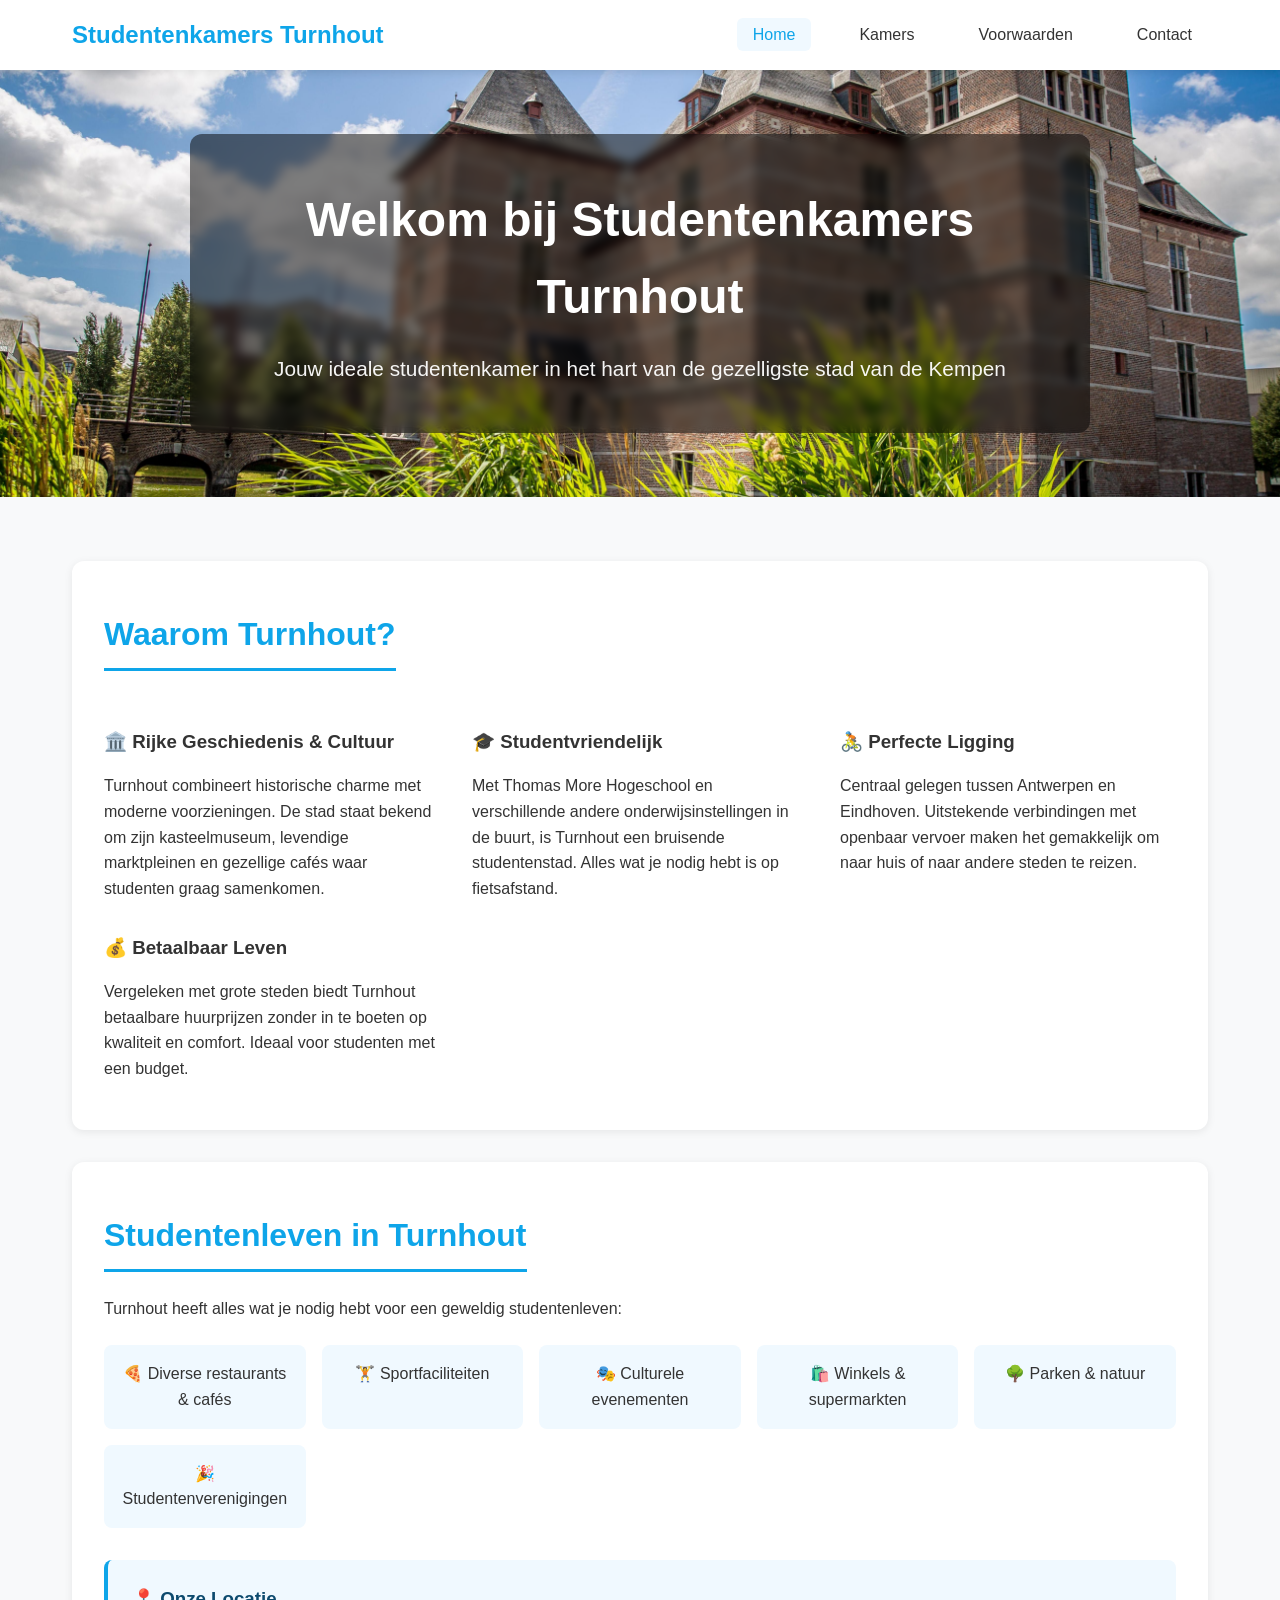
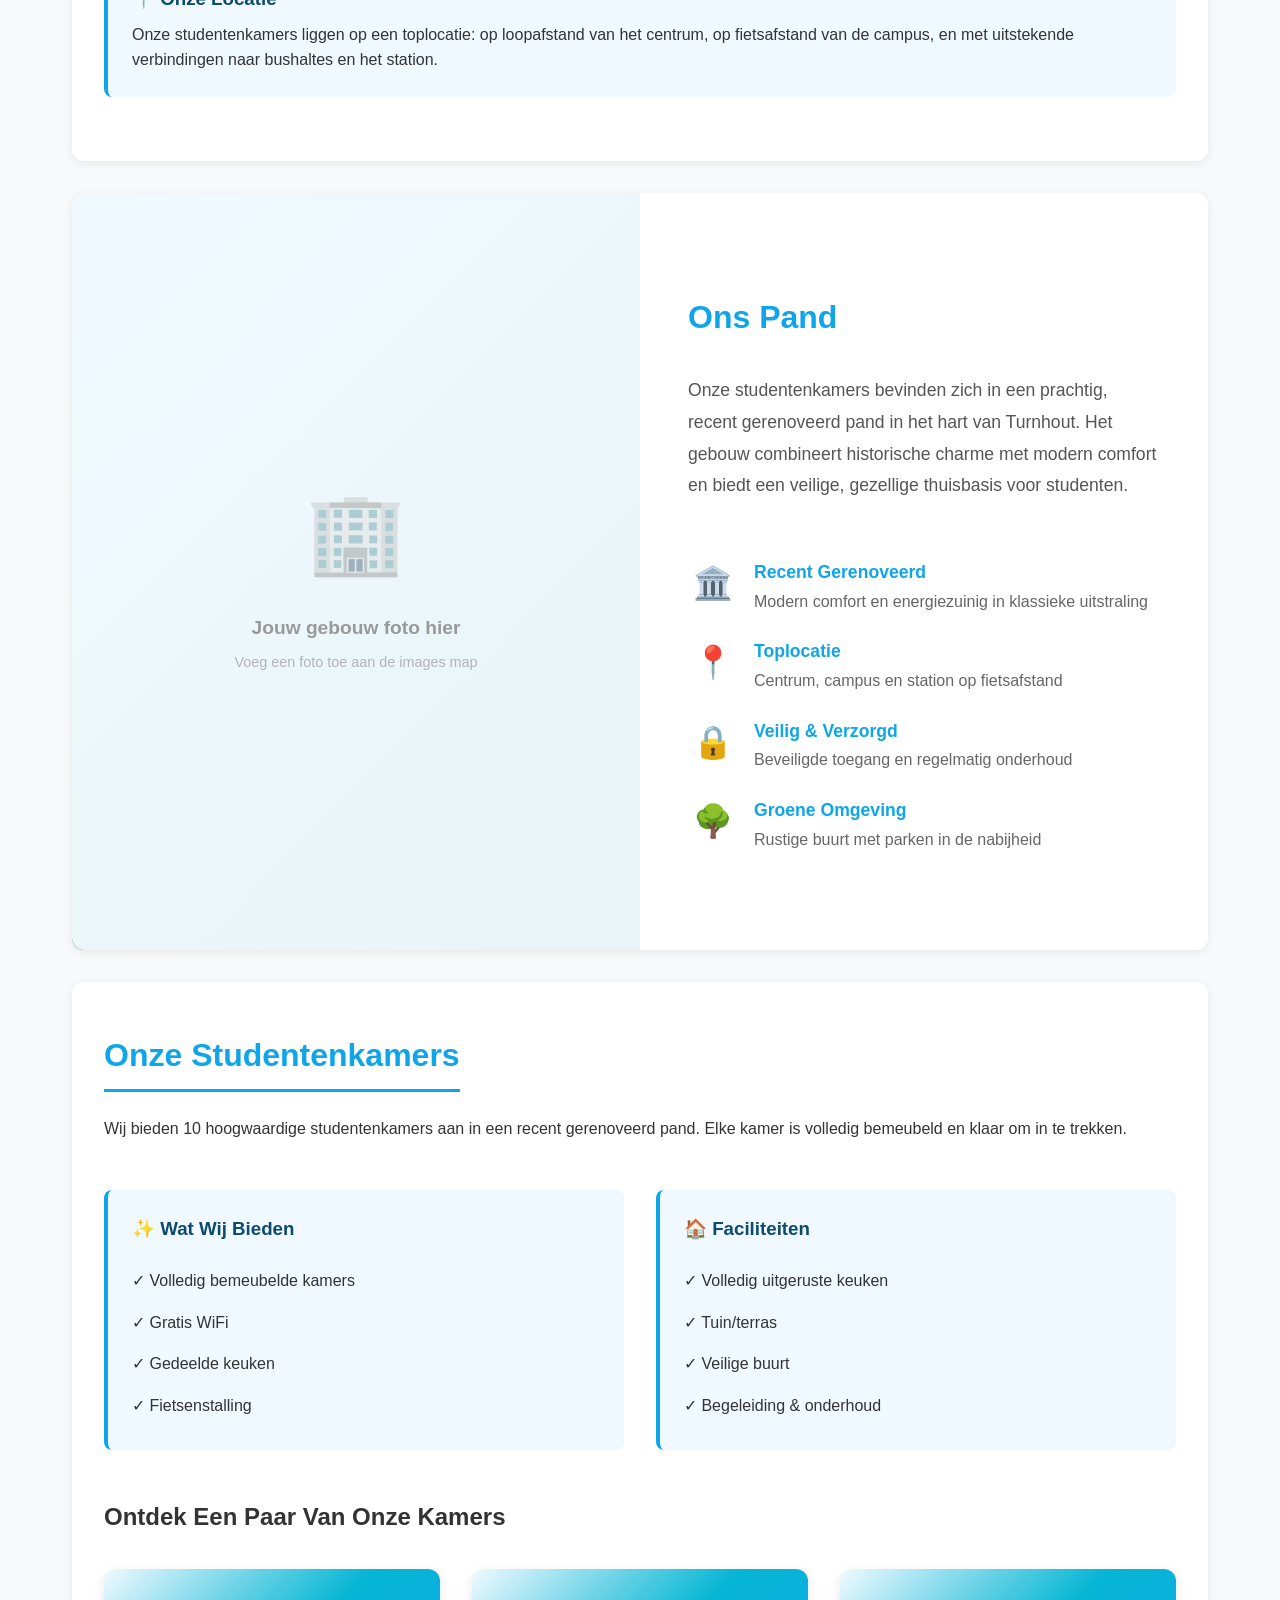
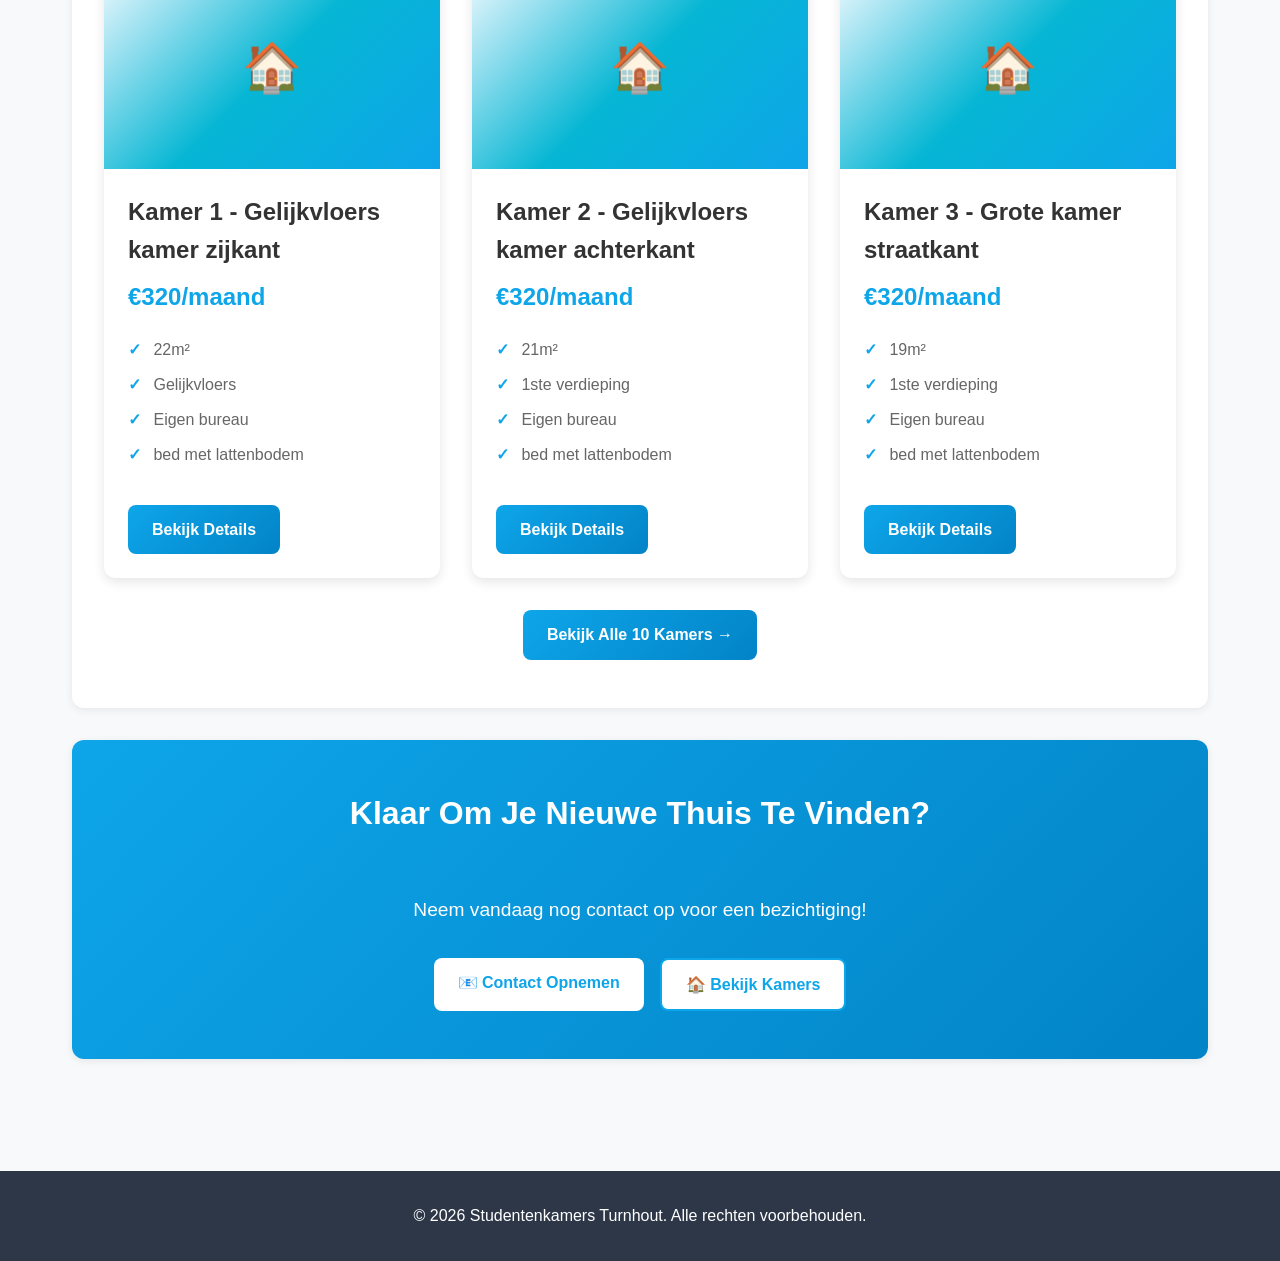
<file: index.html>
<title>Kot Turnhout – Studentenkamers in Turnhout</title>
<!DOCTYPE html>
<html lang="nl">
<head>
    <meta charset="UTF-8">
    <meta name="viewport" content="width=device-width, initial-scale=1.0">
    <title>Studentenkamers Turnhout - Home</title>
    <link rel="stylesheet" href="styles.css">
</head>
<body>
    <nav>
        <div class="nav-container">
            <a href="index.html" class="logo">Studentenkamers Turnhout</a>
            <button class="mobile-menu-btn" onclick="toggleMenu()">☰</button>
            <ul class="nav-links" id="navLinks">
                <li><a href="index.html" class="active">Home</a></li>
                <li><a href="kamers.html">Kamers</a></li>
                <li><a href="voorwaarden.html">Voorwaarden</a></li>
                <li><a href="contact.html">Contact</a></li>
            </ul>
        </div>
    </nav>

    <div class="hero hero-with-image">
        <div class="hero-overlay">
            <h1>Welkom bij Studentenkamers Turnhout</h1>
            <p>Jouw ideale studentenkamer in het hart van de gezelligste stad van de Kempen</p>
        </div>
    </div>

    <div class="container">
        <!-- About Turnhout Section -->
        <section>
            <h2>Waarom Turnhout?</h2>
            <div class="grid-2">
                <div>
                    <h3 style="color: #333; margin-bottom: 1rem;">🏛️ Rijke Geschiedenis & Cultuur</h3>
                    <p>Turnhout combineert historische charme met moderne voorzieningen. De stad staat bekend om zijn kasteelmuseum, levendige marktpleinen en gezellige cafés waar studenten graag samenkomen.</p>
                </div>
                <div>
                    <h3 style="color: #333; margin-bottom: 1rem;">🎓 Studentvriendelijk</h3>
                    <p>Met Thomas More Hogeschool en verschillende andere onderwijsinstellingen in de buurt, is Turnhout een bruisende studentenstad. Alles wat je nodig hebt is op fietsafstand.</p>
                </div>
                <div>
                    <h3 style="color: #333; margin-bottom: 1rem;">🚴 Perfecte Ligging</h3>
                    <p>Centraal gelegen tussen Antwerpen en Eindhoven. Uitstekende verbindingen met openbaar vervoer maken het gemakkelijk om naar huis of naar andere steden te reizen.</p>
                </div>
                <div>
                    <h3 style="color: #333; margin-bottom: 1rem;">💰 Betaalbaar Leven</h3>
                    <p>Vergeleken met grote steden biedt Turnhout betaalbare huurprijzen zonder in te boeten op kwaliteit en comfort. Ideaal voor studenten met een budget.</p>
                </div>
            </div>
        </section>

        <!-- Student Life Section -->
        <section>
            <h2>Studentenleven in Turnhout</h2>
            <p style="margin-bottom: 1.5rem;">Turnhout heeft alles wat je nodig hebt voor een geweldig studentenleven:</p>
            
            <div class="features-grid">
                <div class="feature-item">🍕 Diverse restaurants & cafés</div>
                <div class="feature-item">🏋️ Sportfaciliteiten</div>
                <div class="feature-item">🎭 Culturele evenementen</div>
                <div class="feature-item">🛍️ Winkels & supermarkten</div>
                <div class="feature-item">🌳 Parken & natuur</div>
                <div class="feature-item">🎉 Studentenverenigingen</div>
            </div>

            <div class="info-box" style="margin-top: 2rem;">
                <h3>📍 Onze Locatie</h3>
                <p>Onze studentenkamers liggen op een toplocatie: op loopafstand van het centrum, op fietsafstand van de campus, en met uitstekende verbindingen naar bushaltes en het station.</p>
            </div>
        </section>

        <!-- Building Showcase Section -->
        <section style="background: white; padding: 0; overflow: hidden;">
            <div class="building-showcase">
                <div class="building-image">
                    <img src="./images/outside-buidling-1.jpg" alt="Ons gebouw" id="buildingPhoto">
                    <div class="building-image-placeholder" id="buildingPlaceholder">
                        <div class="placeholder-icon">🏢</div>
                        <p>Jouw gebouw foto hier</p>
                        <small>Voeg een foto toe aan de images map</small>
                    </div>
                </div>
                <div class="building-info">
                    <h2 style="color: var(--primary-color); border: none; margin-bottom: 1.5rem;">Ons Pand</h2>
                    <p style="font-size: 1.1rem; line-height: 1.8; color: #555; margin-bottom: 1.5rem;">
                        Onze studentenkamers bevinden zich in een prachtig, recent gerenoveerd pand in het hart van Turnhout. 
                        Het gebouw combineert historische charme met modern comfort en biedt een veilige, gezellige thuisbasis voor studenten.
                    </p>
                    <div class="building-features">
                        <div class="building-feature">
                            <span class="feature-icon">🏛️</span>
                            <div>
                                <strong>Recent Gerenoveerd</strong>
                                <p>Modern comfort en energiezuinig in klassieke uitstraling</p>
                            </div>
                        </div>
                        <div class="building-feature">
                            <span class="feature-icon">📍</span>
                            <div>
                                <strong>Toplocatie</strong>
                                <p>Centrum, campus en station op fietsafstand</p>
                            </div>
                        </div>
                        <div class="building-feature">
                            <span class="feature-icon">🔒</span>
                            <div>
                                <strong>Veilig & Verzorgd</strong>
                                <p>Beveiligde toegang en regelmatig onderhoud</p>
                            </div>
                        </div>
                        <div class="building-feature">
                            <span class="feature-icon">🌳</span>
                            <div>
                                <strong>Groene Omgeving</strong>
                                <p>Rustige buurt met parken in de nabijheid</p>
                            </div>
                        </div>
                    </div>
                </div>
            </div>
        </section>

        <!-- Our Rooms Section -->
        <section>
            <h2>Onze Studentenkamers</h2>
            <p style="margin-bottom: 1.5rem;">Wij bieden 10 hoogwaardige studentenkamers aan in een recent gerenoveerd pand. Elke kamer is volledig bemeubeld en klaar om in te trekken.</p>
            
            <div class="grid-2" style="margin: 2rem 0;">
                <div class="info-box">
                    <h3>✨ Wat Wij Bieden</h3>
                    <ul style="list-style: none; margin-top: 1rem;">
                        <li style="padding: 0.5rem 0;">✓ Volledig bemeubelde kamers</li>
                        <li style="padding: 0.5rem 0;">✓ Gratis WiFi</li>
                        <li style="padding: 0.5rem 0;">✓ Gedeelde keuken </li>
                        <li style="padding: 0.5rem 0;">✓ Fietsenstalling</li>
                    </ul>
                </div>
                <div class="info-box">
                    <h3>🏠 Faciliteiten</h3>
                    <ul style="list-style: none; margin-top: 1rem;">
                        <li style="padding: 0.5rem 0;">✓ Volledig uitgeruste keuken</li>
                        <li style="padding: 0.5rem 0;">✓ Tuin/terras</li>
                        <li style="padding: 0.5rem 0;">✓ Veilige buurt</li>
                        <li style="padding: 0.5rem 0;">✓ Begeleiding & onderhoud</li>
                    </ul>
                </div>
            </div>

            <h3 style="color: #333; margin: 2rem 0 1.5rem 0; font-size: 1.5rem;">Ontdek Een Paar Van Onze Kamers</h3>
            <div class="grid-3" id="roomPreview"></div>
            
            <div style="text-align: center; margin-top: 2rem;">
                <a href="kamers.html" class="btn">Bekijk Alle 10 Kamers →</a>
            </div>
        </section>

        <!-- CTA Section -->
        <section style="background: linear-gradient(135deg, var(--primary-color) 0%, var(--primary-dark) 100%); color: white; text-align: center;">
            <h2 style="color: white; border: none;">Klaar Om Je Nieuwe Thuis Te Vinden?</h2>
            <p style="font-size: 1.2rem; margin: 1.5rem 0;">Neem vandaag nog contact op voor een bezichtiging!</p>
            <div style="display: flex; gap: 1rem; justify-content: center; flex-wrap: wrap; margin-top: 2rem;">
                <a href="contact.html" class="btn" style="background: white; color: var(--primary-color);">📧 Contact Opnemen</a>
                <a href="kamers.html" class="btn-secondary" style="background: transparent; border: 2px solid white; color: white;">🏠 Bekijk Kamers</a>
            </div>
        </section>
    </div>

    <footer>
        <p>&copy; 2026 Studentenkamers Turnhout. Alle rechten voorbehouden.</p>
    </footer>

    <!-- Laad eerst room-data.js, daarna deze script -->
    <script src="room-data.js"></script>
    <script>
        // Toon preview van de eerste 3 kamers uit de gedeelde data
        const previewContainer = document.getElementById('roomPreview');
        const previewRooms = rooms.slice(0, 3);

        previewRooms.forEach(room => {
            const card = document.createElement('div');
            card.className = 'card';
            card.style.cursor = 'pointer';
            card.onclick = () => window.location.href = `kamer-detail.html?id=${room.id}`;
            
            card.innerHTML = `
                <div class="card-image" ${room.image ? `style="background-image: url('${room.image}'); background-size: cover; background-position: center;"` : ''}>
                    ${room.image ? '' : '🏠'}
                </div>
                <div class="card-content">
                    <h3>${room.name}</h3>
                    <div class="room-price">${room.price}/maand</div>
                    <ul class="room-features">
                        <li>${room.size}</li>
                        <li>${room.floor}</li>
                        ${room.features.slice(0, 2).map(f => `<li>${f}</li>`).join('')}
                    </ul>
                    <a href="kamer-detail.html?id=${room.id}" class="btn" style="margin-top: 1rem;" onclick="event.stopPropagation();">Bekijk Details</a>
                </div>
            `;
            
            previewContainer.appendChild(card);
        });

        // Mobile menu toggle
        function toggleMenu() {
            const navLinks = document.getElementById('navLinks');
            navLinks.classList.toggle('active');
        }

        // Building photo handler - toon placeholder als de foto niet bestaat
        const buildingPhoto = document.getElementById('buildingPhoto');
        const buildingPlaceholder = document.getElementById('buildingPlaceholder');
        
        if (buildingPhoto) {
            buildingPhoto.onerror = function() {
                buildingPhoto.style.display = 'none';
                buildingPlaceholder.style.display = 'flex';
            };
            buildingPhoto.onload = function() {
                buildingPhoto.style.display = 'block';
                buildingPlaceholder.style.display = 'none';
            };
        }
    </script>
</body>
</html>
</file>
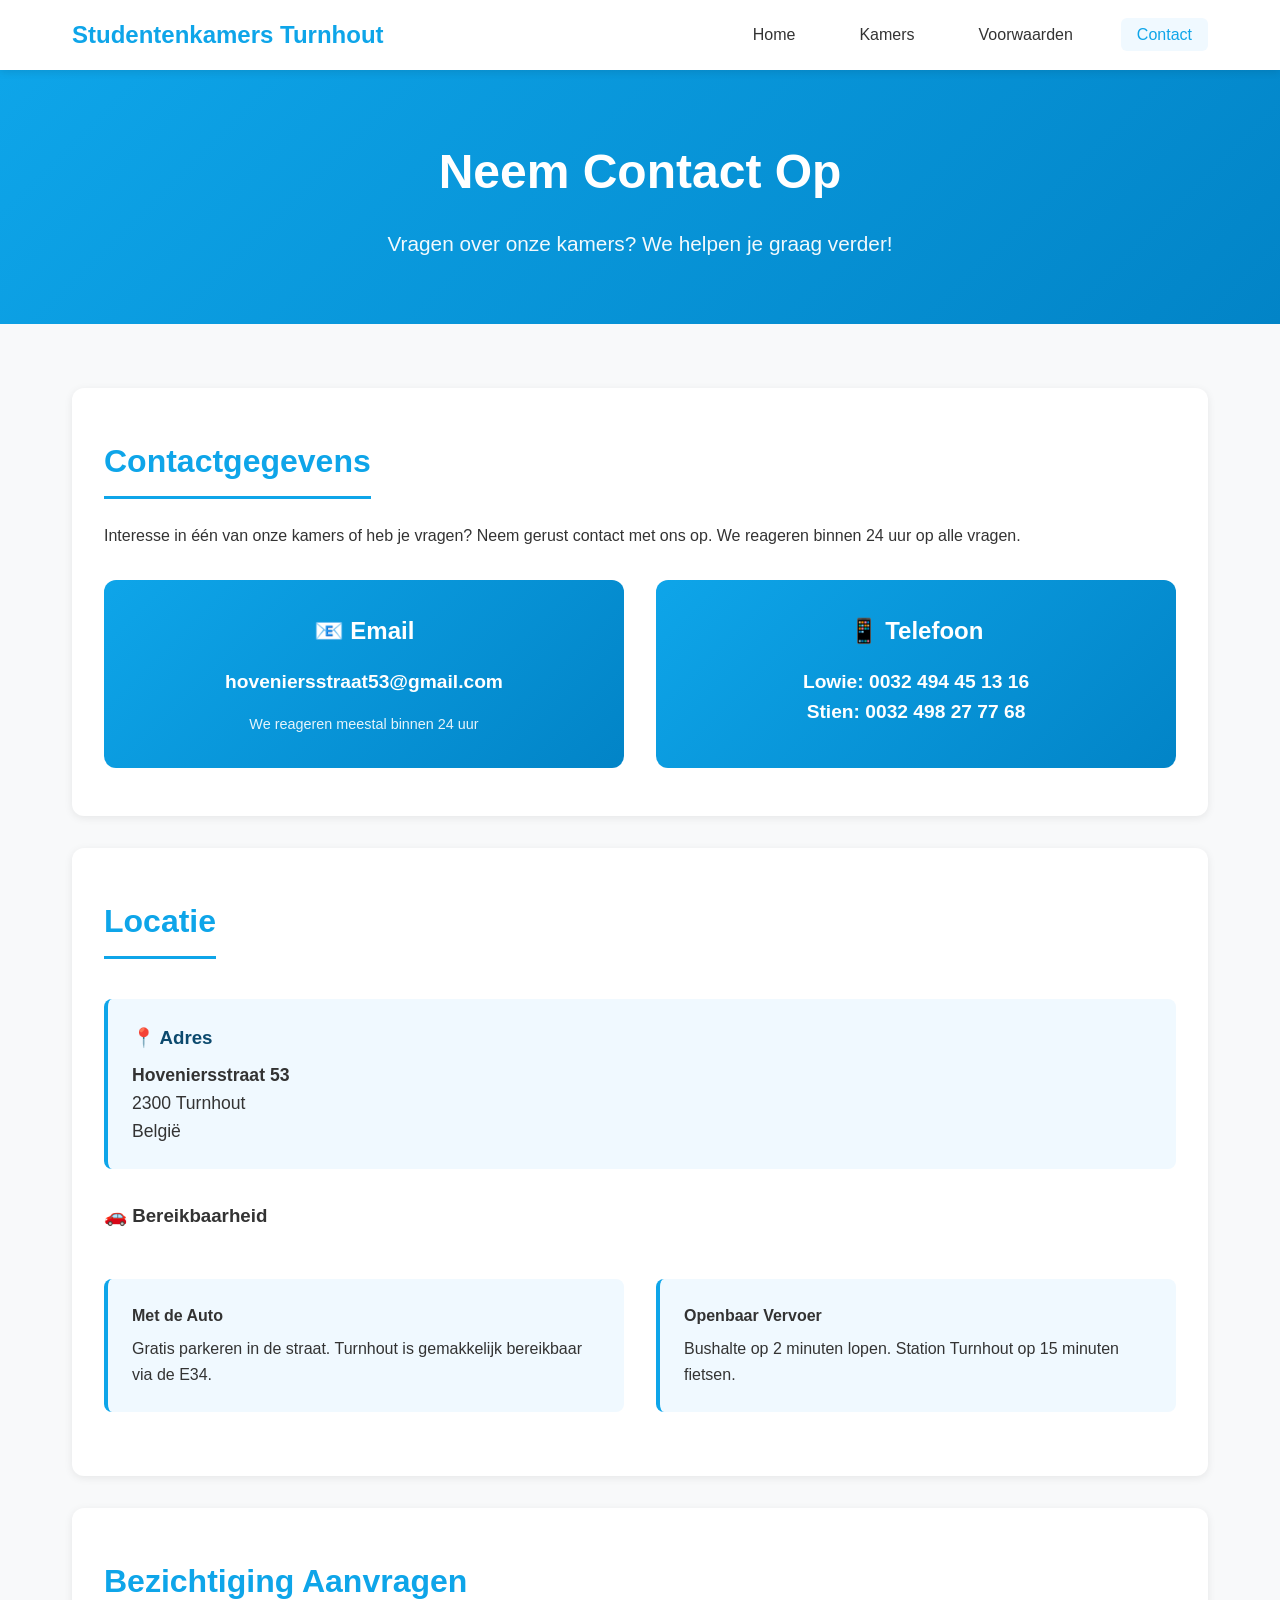
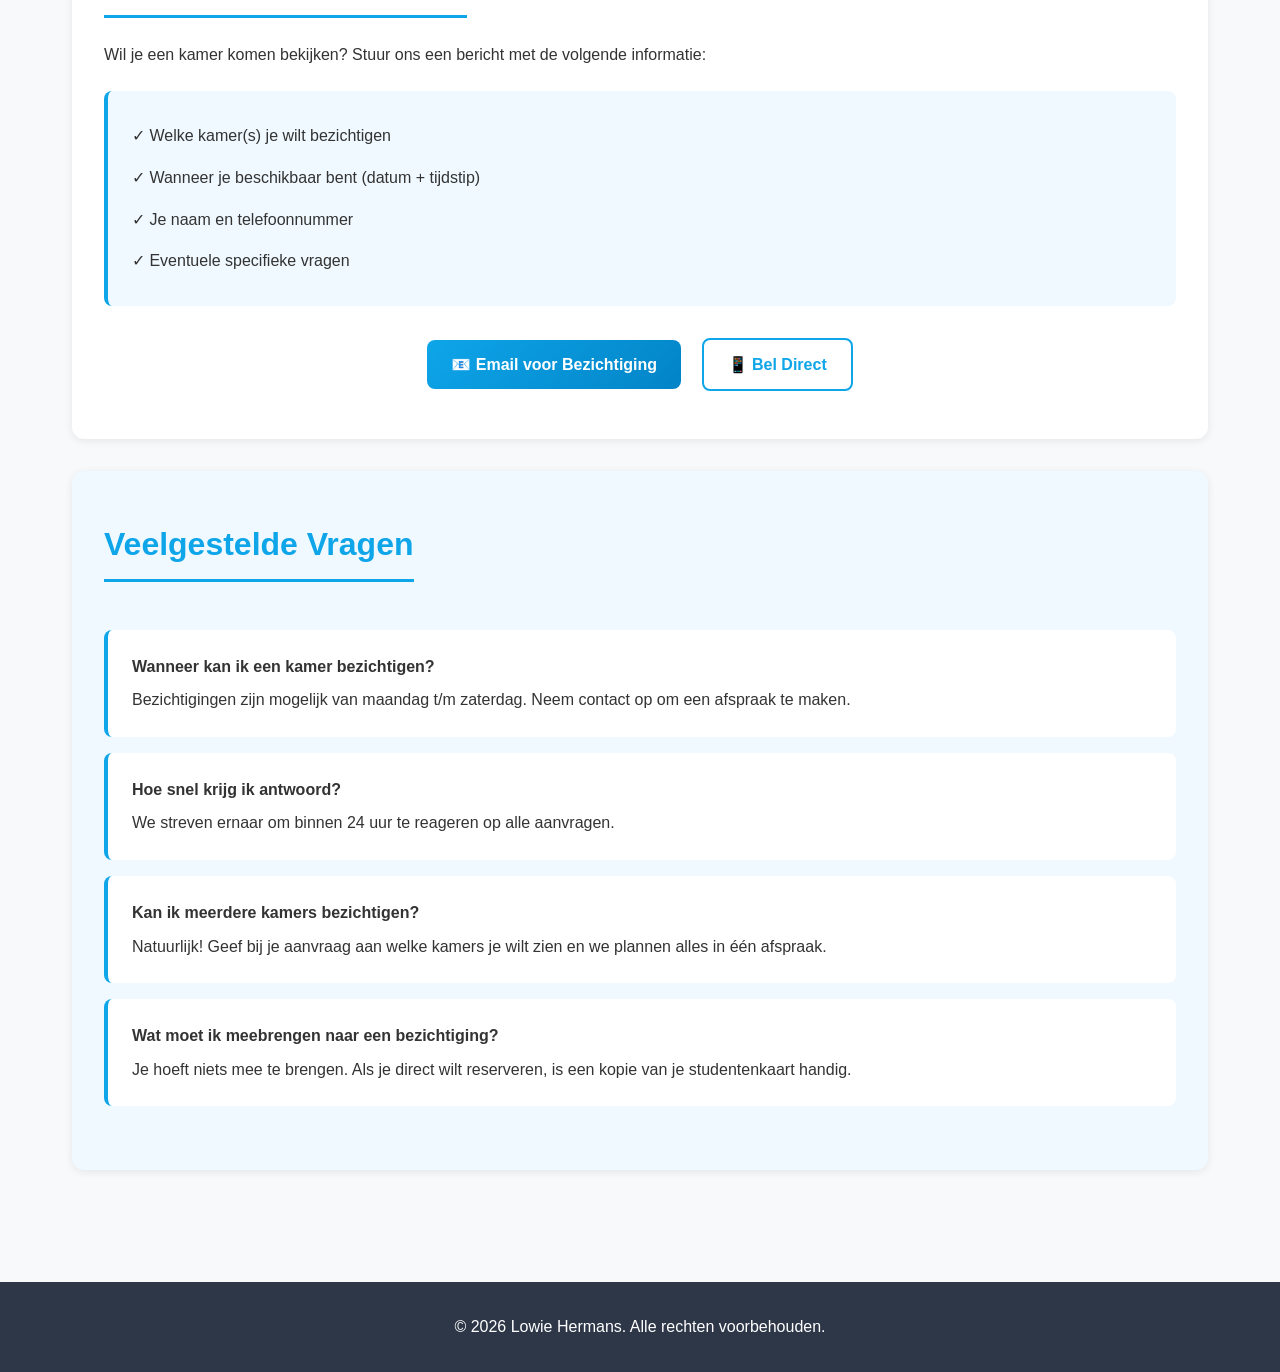
<file: contact.html>
<!DOCTYPE html>
<html lang="nl">
<head>
    <meta charset="UTF-8">
    <meta name="viewport" content="width=device-width, initial-scale=1.0">
    <title>Contact - Studentenkamers Turnhout</title>
    <link rel="stylesheet" href="styles.css">
</head>
<body>
    <nav>
        <div class="nav-container">
            <a href="index.html" class="logo">Studentenkamers Turnhout</a>
            <button class="mobile-menu-btn" onclick="toggleMenu()">☰</button>
            <ul class="nav-links" id="navLinks">
                <li><a href="index.html">Home</a></li>
                <li><a href="kamers.html">Kamers</a></li>
                <li><a href="voorwaarden.html">Voorwaarden</a></li>
                <li><a href="contact.html" class="active">Contact</a></li>
            </ul>
        </div>
    </nav>

    <div class="hero">
        <h1>Neem Contact Op</h1>
        <p>Vragen over onze kamers? We helpen je graag verder!</p>
    </div>

    <div class="container">
        <section>
            <h2>Contactgegevens</h2>
            <p style="margin-bottom: 2rem;">Interesse in één van onze kamers of heb je vragen? Neem gerust contact met ons op. We reageren binnen 24 uur op alle vragen.</p>
            
            <div class="contact-grid">
                <div class="contact-card">
                    <h3>📧 Email</h3>
                    <a href="mailto:hoveniersstraat53@gmail.com">hoveniersstraat53@gmail.com</a>
                    <p style="margin-top: 1rem; font-size: 0.9rem; opacity: 0.9;">We reageren meestal binnen 24 uur</p>
                </div>
                <div class="contact-card">
                    <h3>📱 Telefoon</h3>
                    <p>
                      <a href="tel:+32494451316">Lowie: 0032 494 45 13 16</a>
                    </p>
                    <p>
                      <a href="tel:+32498277768">Stien: 0032 498 27 77 68</a>
                    </p>
                </div>
            </div>
        </section>

        <section>
            <h2>Locatie</h2>
            <div class="info-box">
                <h3>📍 Adres</h3>
                <p style="margin-top: 0.5rem; font-size: 1.1rem;">
                    <strong>Hoveniersstraat 53</strong><br>
                    2300 Turnhout<br>
                    België
                </p>
            </div>

            <div style="margin-top: 2rem;">
                <h3 style="color: #333; margin-bottom: 1rem;">🚗 Bereikbaarheid</h3>
                <div class="grid-2">
                    <div class="info-box">
                        <h4 style="margin-bottom: 0.5rem;">Met de Auto</h4>
                        <p>Gratis parkeren in de straat. Turnhout is gemakkelijk bereikbaar via de E34.</p>
                    </div>
                    <div class="info-box">
                        <h4 style="margin-bottom: 0.5rem;">Openbaar Vervoer</h4>
                        <p>Bushalte op 2 minuten lopen. Station Turnhout op 15 minuten fietsen.</p>
                    </div>
                </div>
            </div>
        </section>

        <section>
            <h2>Bezichtiging Aanvragen</h2>
            <p style="margin-bottom: 1.5rem;">Wil je een kamer komen bekijken? Stuur ons een bericht met de volgende informatie:</p>
            
            <div class="info-box">
                <ul style="list-style: none;">
                    <li style="padding: 0.5rem 0;">✓ Welke kamer(s) je wilt bezichtigen</li>
                    <li style="padding: 0.5rem 0;">✓ Wanneer je beschikbaar bent (datum + tijdstip)</li>
                    <li style="padding: 0.5rem 0;">✓ Je naam en telefoonnummer</li>
                    <li style="padding: 0.5rem 0;">✓ Eventuele specifieke vragen</li>
                </ul>
            </div>

            <div style="margin-top: 2rem; text-align: center;">
                <a href="mailto:hoveniersstraat53@gmail.com?subject=Bezichtiging Aanvraag" class="btn" style="margin-right: 1rem;">📧 Email voor Bezichtiging</a>
                <a href="tel:0032 494 45 13 16" class="btn-secondary">📱 Bel Direct</a>
            </div>
        </section>

        <section style="background: var(--accent-color);">
            <h2>Veelgestelde Vragen</h2>
            <div style="margin-top: 1.5rem;">
                <div class="info-box" style="margin-bottom: 1rem; background: white;">
                    <h4 style="margin-bottom: 0.5rem;">Wanneer kan ik een kamer bezichtigen?</h4>
                    <p>Bezichtigingen zijn mogelijk van maandag t/m zaterdag. Neem contact op om een afspraak te maken.</p>
                </div>
                <div class="info-box" style="margin-bottom: 1rem; background: white;">
                    <h4 style="margin-bottom: 0.5rem;">Hoe snel krijg ik antwoord?</h4>
                    <p>We streven ernaar om binnen 24 uur te reageren op alle aanvragen.</p>
                </div>
                <div class="info-box" style="margin-bottom: 1rem; background: white;">
                    <h4 style="margin-bottom: 0.5rem;">Kan ik meerdere kamers bezichtigen?</h4>
                    <p>Natuurlijk! Geef bij je aanvraag aan welke kamers je wilt zien en we plannen alles in één afspraak.</p>
                </div>
                <div class="info-box" style="background: white;">
                    <h4 style="margin-bottom: 0.5rem;">Wat moet ik meebrengen naar een bezichtiging?</h4>
                    <p>Je hoeft niets mee te brengen. Als je direct wilt reserveren, is een kopie van je studentenkaart handig.</p>
                </div>
            </div>
        </section>
    </div>

    <footer>
        <p>&copy; 2026 Lowie Hermans. Alle rechten voorbehouden.</p>
    </footer>

    <script>
        function toggleMenu() {
            const navLinks = document.getElementById('navLinks');
            navLinks.classList.toggle('active');
        }
    </script>
</body>
</html>
</file>
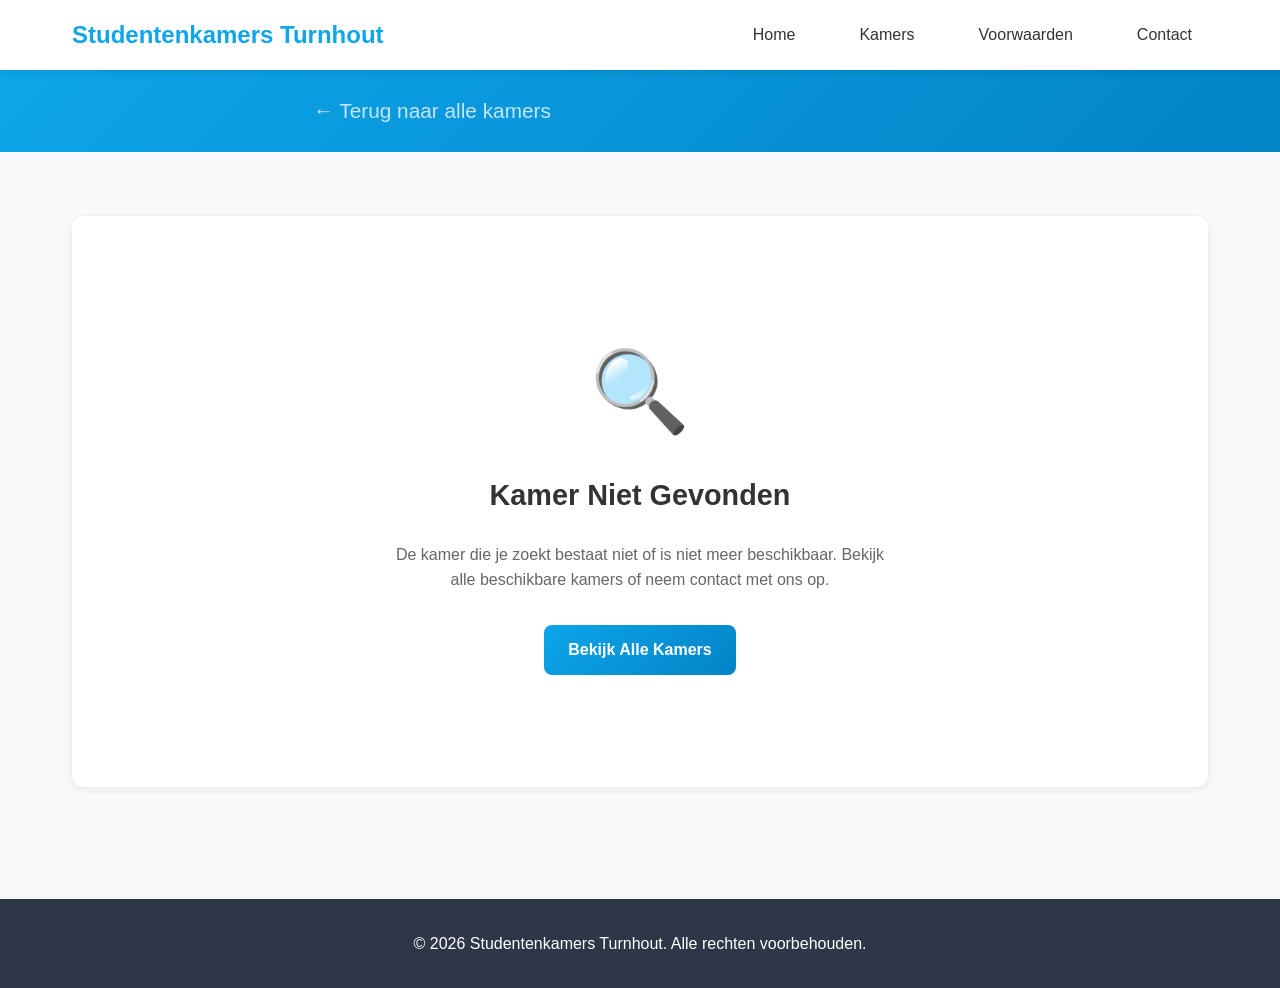
<file: kamer-detail.html>
<!DOCTYPE html>
<html lang="nl">
<head>
    <meta charset="UTF-8">
    <meta name="viewport" content="width=device-width, initial-scale=1.0">
    <title>Kamer Detail - Studentenkamers Turnhout</title>
    <link rel="stylesheet" href="styles.css">
    <style>
        /* === Kamer Detail Pagina Styles === */

        .room-detail-hero {
            width: 100%;
            height: 450px;
            background: linear-gradient(135deg, var(--accent-color) 0%, var(--secondary-color) 50%, var(--primary-color) 100%);
            display: flex;
            align-items: center;
            justify-content: center;
            font-size: 5rem;
            border-radius: 12px;
            overflow: hidden;
            position: relative;
        }

        .room-detail-hero img {
            width: 100%;
            height: 100%;
            object-fit: cover;
            position: absolute;
            top: 0;
            left: 0;
        }

        .room-detail-hero .hero-emoji {
            position: relative;
            z-index: 1;
        }

        .room-header {
            margin: 2rem 0 1.5rem 0;
        }

        .room-header h1 {
            font-size: 2.2rem;
            color: #333;
            margin-bottom: 0.5rem;
        }

        .room-header .room-price {
            font-size: 2rem;
            color: var(--primary-color);
            font-weight: 700;
        }

        .room-header .price-label {
            font-size: 1rem;
            color: #888;
            font-weight: 400;
        }

        .room-quick-info {
            display: flex;
            gap: 1.5rem;
            flex-wrap: wrap;
            margin-top: 1rem;
        }

        .room-quick-info .quick-item {
            display: flex;
            align-items: center;
            gap: 0.5rem;
            background: var(--accent-color);
            padding: 0.5rem 1rem;
            border-radius: 20px;
            font-size: 0.95rem;
            color: #555;
        }

        .room-quick-info .quick-item .quick-icon {
            font-size: 1.1rem;
        }

        .room-content-grid {
            display: grid;
            grid-template-columns: 2fr 1fr;
            gap: 2.5rem;
            margin-top: 2rem;
        }

        .room-description {
            font-size: 1.05rem;
            line-height: 1.8;
            color: #555;
            margin-bottom: 2rem;
        }

        .room-features-title {
            font-size: 1.3rem;
            color: #333;
            margin-bottom: 1rem;
            font-weight: 600;
        }

        .room-features-grid {
            display: grid;
            grid-template-columns: 1fr 1fr;
            gap: 0.75rem;
        }

        .room-feature-badge {
            display: flex;
            align-items: center;
            gap: 0.6rem;
            background: var(--accent-color);
            border: 1px solid #e2e8f0;
            padding: 0.7rem 1rem;
            border-radius: 8px;
            font-size: 0.9rem;
            color: #444;
        }

        .room-feature-badge .badge-icon {
            color: var(--primary-color);
            font-weight: bold;
            font-size: 1rem;
        }

        /* Foto Galerij */
        .room-gallery {
            display: grid;
            grid-template-columns: repeat(3, 1fr);
            gap: 1rem;
            margin-top: 2rem;
        }

        .room-gallery img {
            width: 100%;
            height: 180px;
            object-fit: cover;
            border-radius: 8px;
            cursor: pointer;
            transition: transform 0.2s, box-shadow 0.2s;
        }

        .room-gallery img:hover {
            transform: translateY(-3px);
            box-shadow: 0 4px 12px rgba(0,0,0,0.15);
        }

        /* Sidebar */
        .sidebar-card {
            background: white;
            border: 1px solid #e2e8f0;
            border-radius: 12px;
            overflow: hidden;
            box-shadow: 0 2px 8px rgba(0,0,0,0.06);
            position: sticky;
            top: 100px;
        }

        .sidebar-card-header {
            background: linear-gradient(135deg, var(--primary-color) 0%, var(--primary-dark) 100%);
            color: white;
            padding: 1.5rem;
            text-align: center;
        }

        .sidebar-card-header h3 {
            font-size: 1.2rem;
            margin-bottom: 0.3rem;
            opacity: 0.9;
        }

        .sidebar-card-header .sidebar-price {
            font-size: 2rem;
            font-weight: 700;
        }

        .sidebar-card-body {
            padding: 1.5rem;
        }

        .included-title {
            font-size: 1rem;
            font-weight: 600;
            color: #333;
            margin-bottom: 0.8rem;
        }

        .included-list {
            list-style: none;
            padding: 0;
        }

        .included-list li {
            padding: 0.45rem 0;
            font-size: 0.9rem;
            color: #555;
            border-bottom: 1px solid #f0f0f0;
        }

        .included-list li:last-child {
            border-bottom: none;
        }

        .included-list li:before {
            content: "✓ ";
            color: var(--primary-color);
            font-weight: bold;
        }

        .sidebar-actions {
            margin-top: 1.5rem;
            display: flex;
            flex-direction: column;
            gap: 0.75rem;
        }

        .sidebar-actions a {
            display: block;
            text-align: center;
            padding: 0.7rem 1rem;
            border-radius: 8px;
            text-decoration: none;
            font-weight: 600;
            font-size: 0.95rem;
            transition: transform 0.2s, box-shadow 0.2s;
        }

        .sidebar-actions a:hover {
            transform: translateY(-2px);
            box-shadow: 0 3px 8px rgba(0,0,0,0.15);
        }

        .btn-primary-action {
            background: linear-gradient(135deg, var(--primary-color) 0%, var(--primary-dark) 100%);
            color: white;
        }

        .btn-secondary-action {
            background: white;
            color: var(--primary-color);
            border: 2px solid var(--primary-color);
        }

        /* Niet gevonden pagina */
        .not-found {
            text-align: center;
            padding: 4rem 2rem;
        }

        .not-found .not-found-icon {
            font-size: 5rem;
            margin-bottom: 1rem;
        }

        .not-found h2 {
            color: #333;
            border: none;
            font-size: 1.8rem;
            margin-bottom: 1rem;
        }

        .not-found p {
            color: #666;
            max-width: 500px;
            margin: 0 auto 2rem;
        }

        /* Responsive aanpassingen */
        @media (max-width: 900px) {
            .room-content-grid {
                grid-template-columns: 1fr;
            }

            .sidebar-card {
                position: static;
            }
        }

        @media (max-width: 600px) {
            .room-detail-hero {
                height: 280px;
            }

            .room-header h1 {
                font-size: 1.6rem;
            }

            .room-features-grid {
                grid-template-columns: 1fr;
            }

            .room-gallery {
                grid-template-columns: 1fr 1fr;
            }
        }
    </style>
</head>
<body>
    <nav>
        <div class="nav-container">
            <a href="index.html" class="logo">Studentenkamers Turnhout</a>
            <button class="mobile-menu-btn" onclick="toggleMenu()">☰</button>
            <ul class="nav-links" id="navLinks">
                <li><a href="index.html">Home</a></li>
                <li><a href="kamers.html">Kamers</a></li>
                <li><a href="voorwaarden.html">Voorwaarden</a></li>
                <li><a href="contact.html">Contact</a></li>
            </ul>
        </div>
    </nav>

    <!-- De hero sectie wordt dynamisch ingevuld -->
    <div class="hero" style="padding: 1.5rem 2rem;">
        <p style="margin: 0;"><a href="kamers.html" style="color: white; opacity: 0.8; text-decoration: none;">← Terug naar alle kamers</a></p>
    </div>

    <div class="container" id="roomContainer">
        <!-- Dit wordt ingevuld door JavaScript -->
    </div>

    <footer>
        <p>&copy; 2026 Studentenkamers Turnhout. Alle rechten voorbehouden.</p>
    </footer>

    <!-- Laad eerst room-data.js voor de kamer data -->
    <script src="room-data.js"></script>
    <script>
        // Haal de kamer-id op uit de URL parameter
        function getRoomIdFromUrl() {
            const urlParams = new URLSearchParams(window.location.search);
            const id = urlParams.get('id');
            return id ? parseInt(id) : null;
        }

        // Zoek de kamer in de rooms array
        function findRoom(id) {
            return rooms.find(room => room.id === id) || null;
        }

        // Toon een "niet gevonden" bericht als de kamer niet bestaat
        function showNotFound() {
            document.getElementById('roomContainer').innerHTML = `
                <section>
                    <div class="not-found">
                        <div class="not-found-icon">🔍</div>
                        <h2>Kamer Niet Gevonden</h2>
                        <p>De kamer die je zoekt bestaat niet of is niet meer beschikbaar. Bekijk alle beschikbare kamers of neem contact met ons op.</p>
                        <a href="kamers.html" class="btn">Bekijk Alle Kamers</a>
                    </div>
                </section>
            `;
        }

        // Bouw de galerij HTML op als er meerdere foto's zijn
        function buildGalleryHtml(room) {
            if (!room.images || room.images.length === 0) return '';
            return `
                <h3 class="room-features-title" style="margin-top: 2.5rem;">📸 Foto's</h3>
                <div class="room-gallery">
                    ${room.images.map(img => `<img src="${img}" alt="${room.name}" />`).join('')}
                </div>
            `;
        }

        // Hoofdfunctie: bouw de volledige detail pagina op
        function renderRoomDetail(room) {
            // Update de pagina titel
            document.title = `${room.name} - Studentenkamers Turnhout`;

            // Bepaal of er een hoofd foto is
            const hasImage = room.image && room.image.trim() !== '';
            const heroImageHtml = hasImage
                ? `<img src="${room.image}" alt="${room.name}" onerror="this.style.display='none'; this.nextElementSibling.style.display='flex';" />`
                : '';
            const heroEmojiStyle = hasImage ? 'style="display:none;"' : '';

            document.getElementById('roomContainer').innerHTML = `
                <!-- Hoofd Foto -->
                <div class="room-detail-hero">
                    ${heroImageHtml}
                    <span class="hero-emoji" ${heroEmojiStyle}>🏠</span>
                </div>

                <!-- Kamer Naam, Prijs, Quick Info -->
                <div class="room-header">
                    <h1>${room.name}</h1>
                    <div class="room-price">${room.price} <span class="price-label">/ maand</span></div>
                    <div class="room-kosten">${room.kosten}/maand vaste kosten; nutsvoorziening & afval</div>
                    <div class="room-quick-info">
                        <div class="quick-item"><span class="quick-icon">📐</span> ${room.size}</div>
                        <div class="quick-item"><span class="quick-icon">🏢</span> ${room.floor}</div>
                        <div class="quick-item"><span class="quick-icon">🛋️</span> ${room.furnished}</div>
                    </div>
                </div>

                <!-- Inhoud: beschrijving + kenmerken links, sidebar rechts -->
                <div class="room-content-grid">
                    <!-- Hoofdinhoud -->
                    <div class="room-main-content">
                        <p class="room-description">${room.description}</p>

                        <h3 class="room-features-title">✨ Kenmerken</h3>
                        <div class="room-features-grid">
                            ${room.features.map(feature => `
                                <div class="room-feature-badge">
                                    <span class="badge-icon">✓</span>
                                    ${feature}
                                </div>
                            `).join('')}
                        </div>

                        <!-- Foto Galerij (optioneel, alleen als er een images array is) -->
                        ${buildGalleryHtml(room)}
                    </div>

                    <!-- Sidebar -->
                    <div class="sidebar">
                        <div class="sidebar-card">
                            <div class="sidebar-card-header">
                                <h3>${room.name}</h3>
                                <div class="sidebar-price">${room.price}/maand</div>
                                <div class="room-kosten">${room.kosten}/maand vaste kosten; nutsvoorziening & afval</div>
                            </div>
                            <div class="sidebar-card-body">
                                <div class="included-title">📋 Inbegrepen in de huurprijs:</div>
                                <ul class="included-list">
                                    <li>Gratis WiFi internet</li>
                                    <li>Water, gas & elektriciteit</li>
                                    <li>Volledig bemeubeld</li>
                                    <li>Gedeelde keuken</li>
                                    <li>Brandverzekering inclusief verzekering voor schade aan derde</li>
                                    <li>Fietsenstalling</li>
                                    <li>Onderhoud, 2-weekelijkse poets algemene delen </li>
                                </ul>

                                <div class="sidebar-actions">
                                    <a href="mailto:hoveniersstraat53@gmail.com?subject=Interesse%20in%20${encodeURIComponent(room.name)}" class="btn-primary-action">📧 Email Over Deze Kamer</a>
                                    <a href="tel:0032 494 45 13 16" class="btn-secondary-action">📱 Bel Ons</a>
                                    <a href="contact.html" class="btn-secondary-action">Aanvragen Bezichtiging</a>
                                </div>
                            </div>
                        </div>
                    </div>
                </div>
            `;
        }

        // === Start hier ===
        // Haal de kamer-id op en toon de pagina
        const roomId = getRoomIdFromUrl();

        if (roomId === null) {
            // Geen id in de URL meegegeven
            showNotFound();
        } else {
            const room = findRoom(roomId);
            if (room) {
                renderRoomDetail(room);
            } else {
                // Kamer niet gevonden in de data
                showNotFound();
            }
        }

        // Mobile menu toggle
        function toggleMenu() {
            const navLinks = document.getElementById('navLinks');
            navLinks.classList.toggle('active');
        }
    </script>
</body>
</html>
</file>
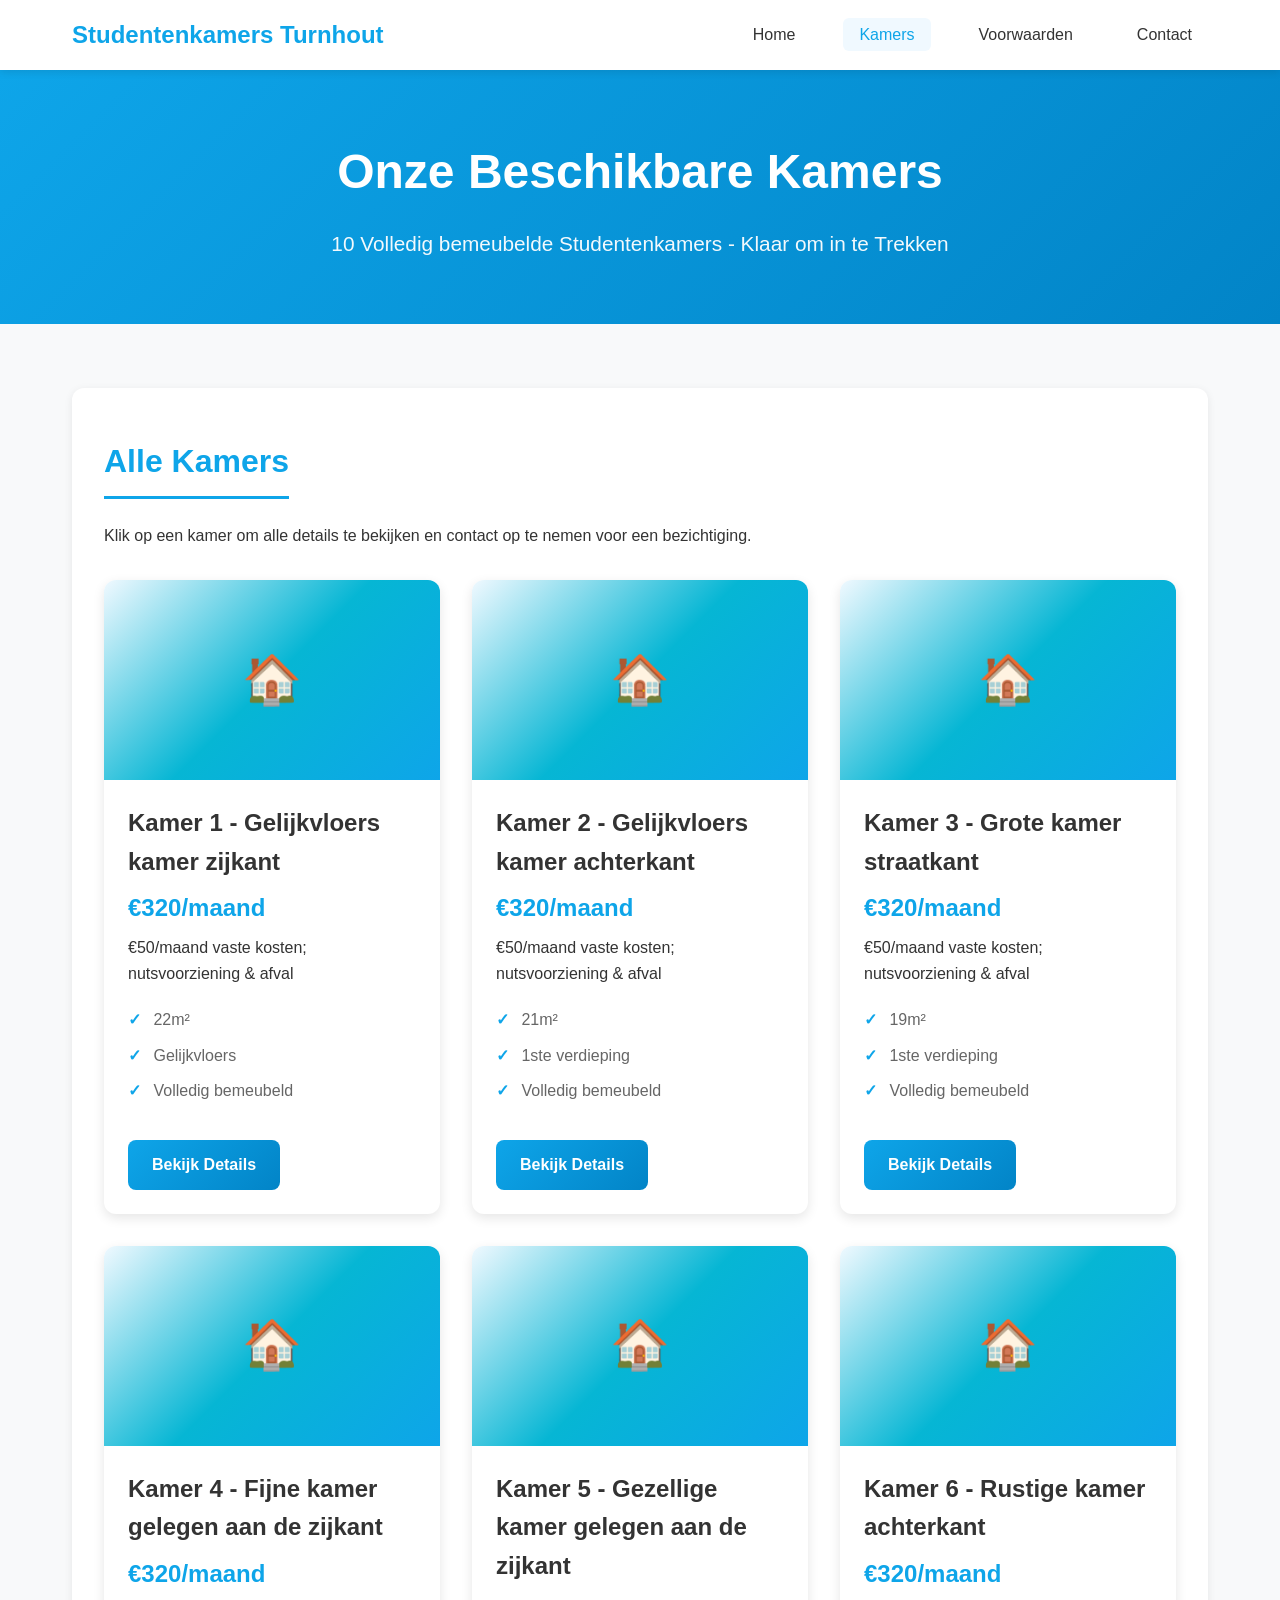
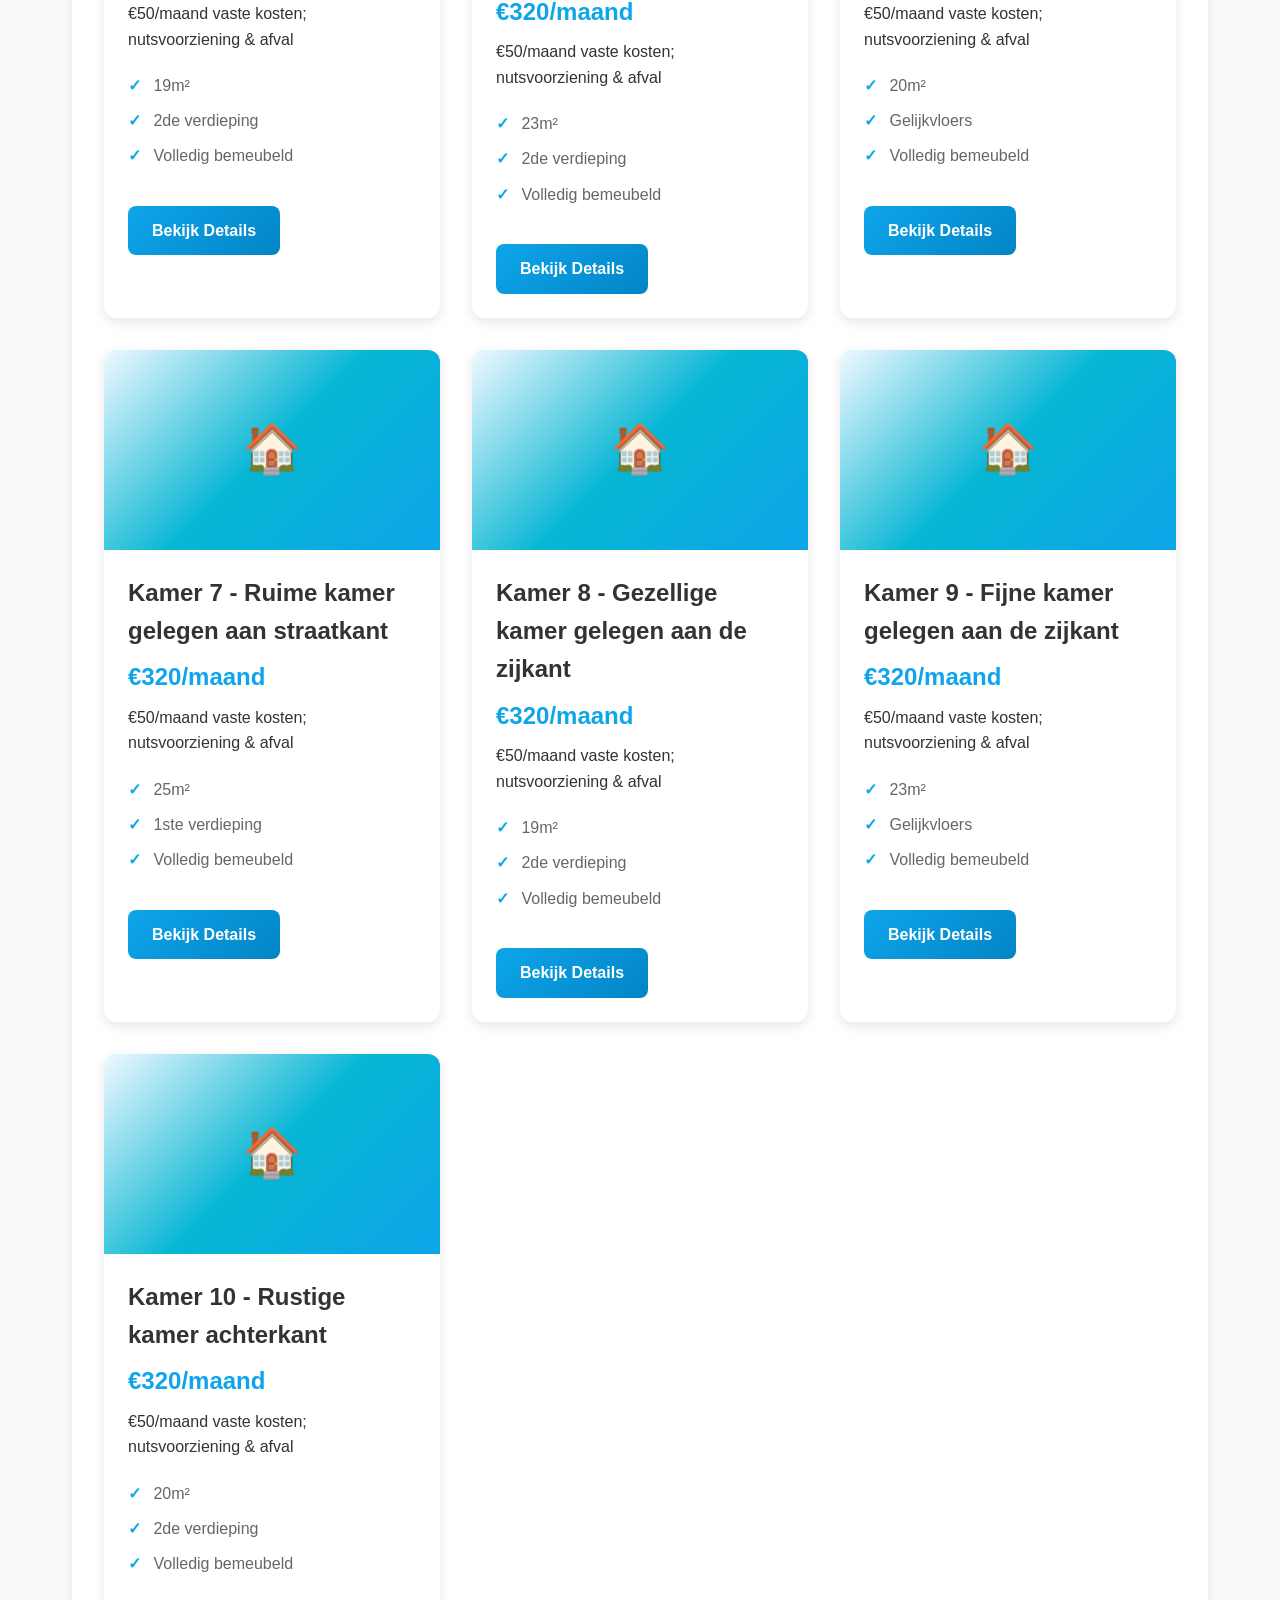
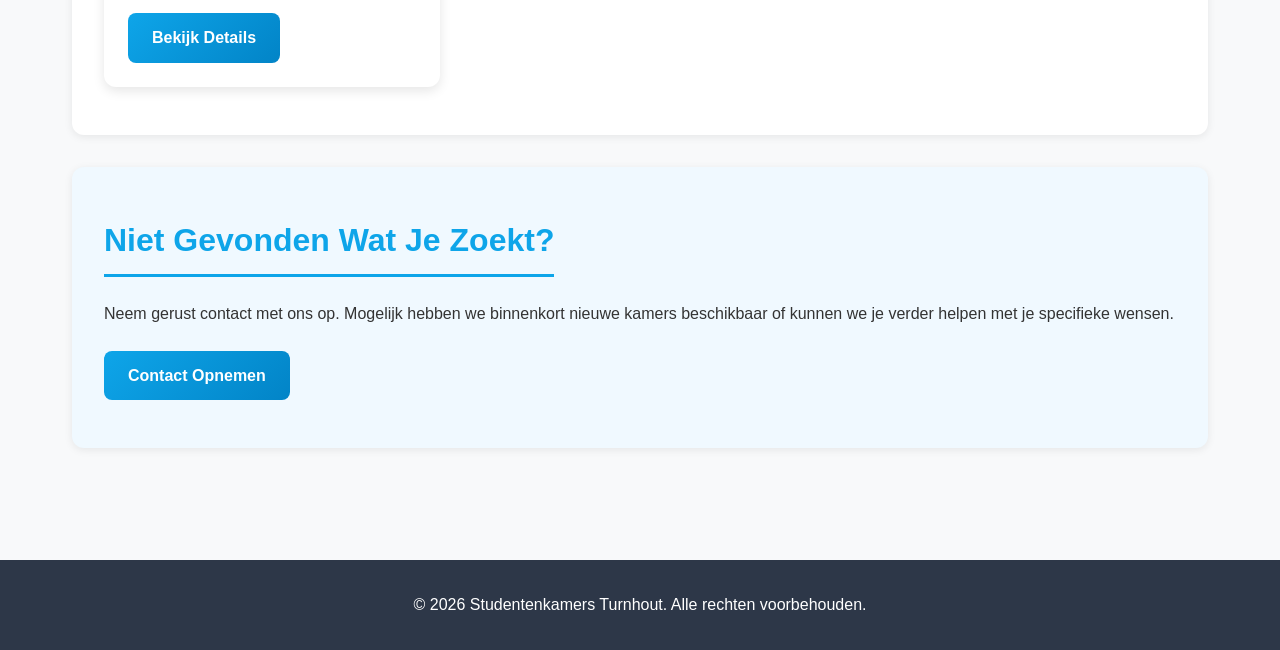
<file: kamers.html>
<!DOCTYPE html>
<html lang="nl">
<head>
    <meta charset="UTF-8">
    <meta name="viewport" content="width=device-width, initial-scale=1.0">
    <title>Alle Kamers - Studentenkamers Turnhout</title>
    <link rel="stylesheet" href="styles.css">
</head>
<body>
    <nav>
        <div class="nav-container">
            <a href="index.html" class="logo">Studentenkamers Turnhout</a>
            <button class="mobile-menu-btn" onclick="toggleMenu()">☰</button>
            <ul class="nav-links" id="navLinks">
                <li><a href="index.html">Home</a></li>
                <li><a href="kamers.html" class="active">Kamers</a></li>
                <li><a href="voorwaarden.html">Voorwaarden</a></li>
                <li><a href="contact.html">Contact</a></li>
            </ul>
        </div>
    </nav>

    <div class="hero">
        <h1>Onze Beschikbare Kamers</h1>
        <p>10 Volledig bemeubelde Studentenkamers - Klaar om in te Trekken</p>
    </div>

    <div class="container">
        <section>
            <h2>Alle Kamers</h2>
            <p style="margin-bottom: 2rem;">Klik op een kamer om alle details te bekijken en contact op te nemen voor een bezichtiging.</p>
            
            <div class="grid-3" id="roomsGrid"></div>
        </section>

        <section style="background: var(--accent-color);">
            <h2>Niet Gevonden Wat Je Zoekt?</h2>
            <p>Neem gerust contact met ons op. Mogelijk hebben we binnenkort nieuwe kamers beschikbaar of kunnen we je verder helpen met je specifieke wensen.</p>
            <div style="margin-top: 1.5rem;">
                <a href="contact.html" class="btn">Contact Opnemen</a>
            </div>
        </section>
    </div>

    <footer>
        <p>&copy; 2026 Studentenkamers Turnhout. Alle rechten voorbehouden.</p>
    </footer>

    <!-- Laad eerst room-data.js, daarna deze script -->
    <script src="room-data.js"></script>
    <script>
        // Genereer kamer cards uit de gedeelde rooms data
        const roomsGrid = document.getElementById('roomsGrid');
        rooms.forEach(room => {
            const card = document.createElement('div');
            card.className = 'card';
            card.style.cursor = 'pointer';
            card.onclick = () => window.location.href = `kamer-detail.html?id=${room.id}`;
            
            card.innerHTML = `
                <div class="card-image" ${room.image ? `style="background-image: url('${room.image}'); background-size: cover; background-position: center;"` : ''}>
                    ${room.image ? '' : '🏠'}
                </div>
                <div class="card-content">
                    <h3>${room.name}</h3>
                    <div class="room-price">${room.price}/maand</div>
                    <div class="room-kosten">${room.kosten}/maand vaste kosten; nutsvoorziening & afval</div>
                    <ul class="room-features">
                        <li>${room.size}</li>
                        <li>${room.floor}</li>
                        <li>${room.furnished}</li>
                    </ul>
                    <a href="kamer-detail.html?id=${room.id}" class="btn" style="margin-top: 1rem;" onclick="event.stopPropagation();">Bekijk Details</a>
                </div>
            `;
            
            roomsGrid.appendChild(card);
        });

        // Mobile menu toggle
        function toggleMenu() {
            const navLinks = document.getElementById('navLinks');
            navLinks.classList.toggle('active');
        }
    </script>
</body>
</html>
</file>
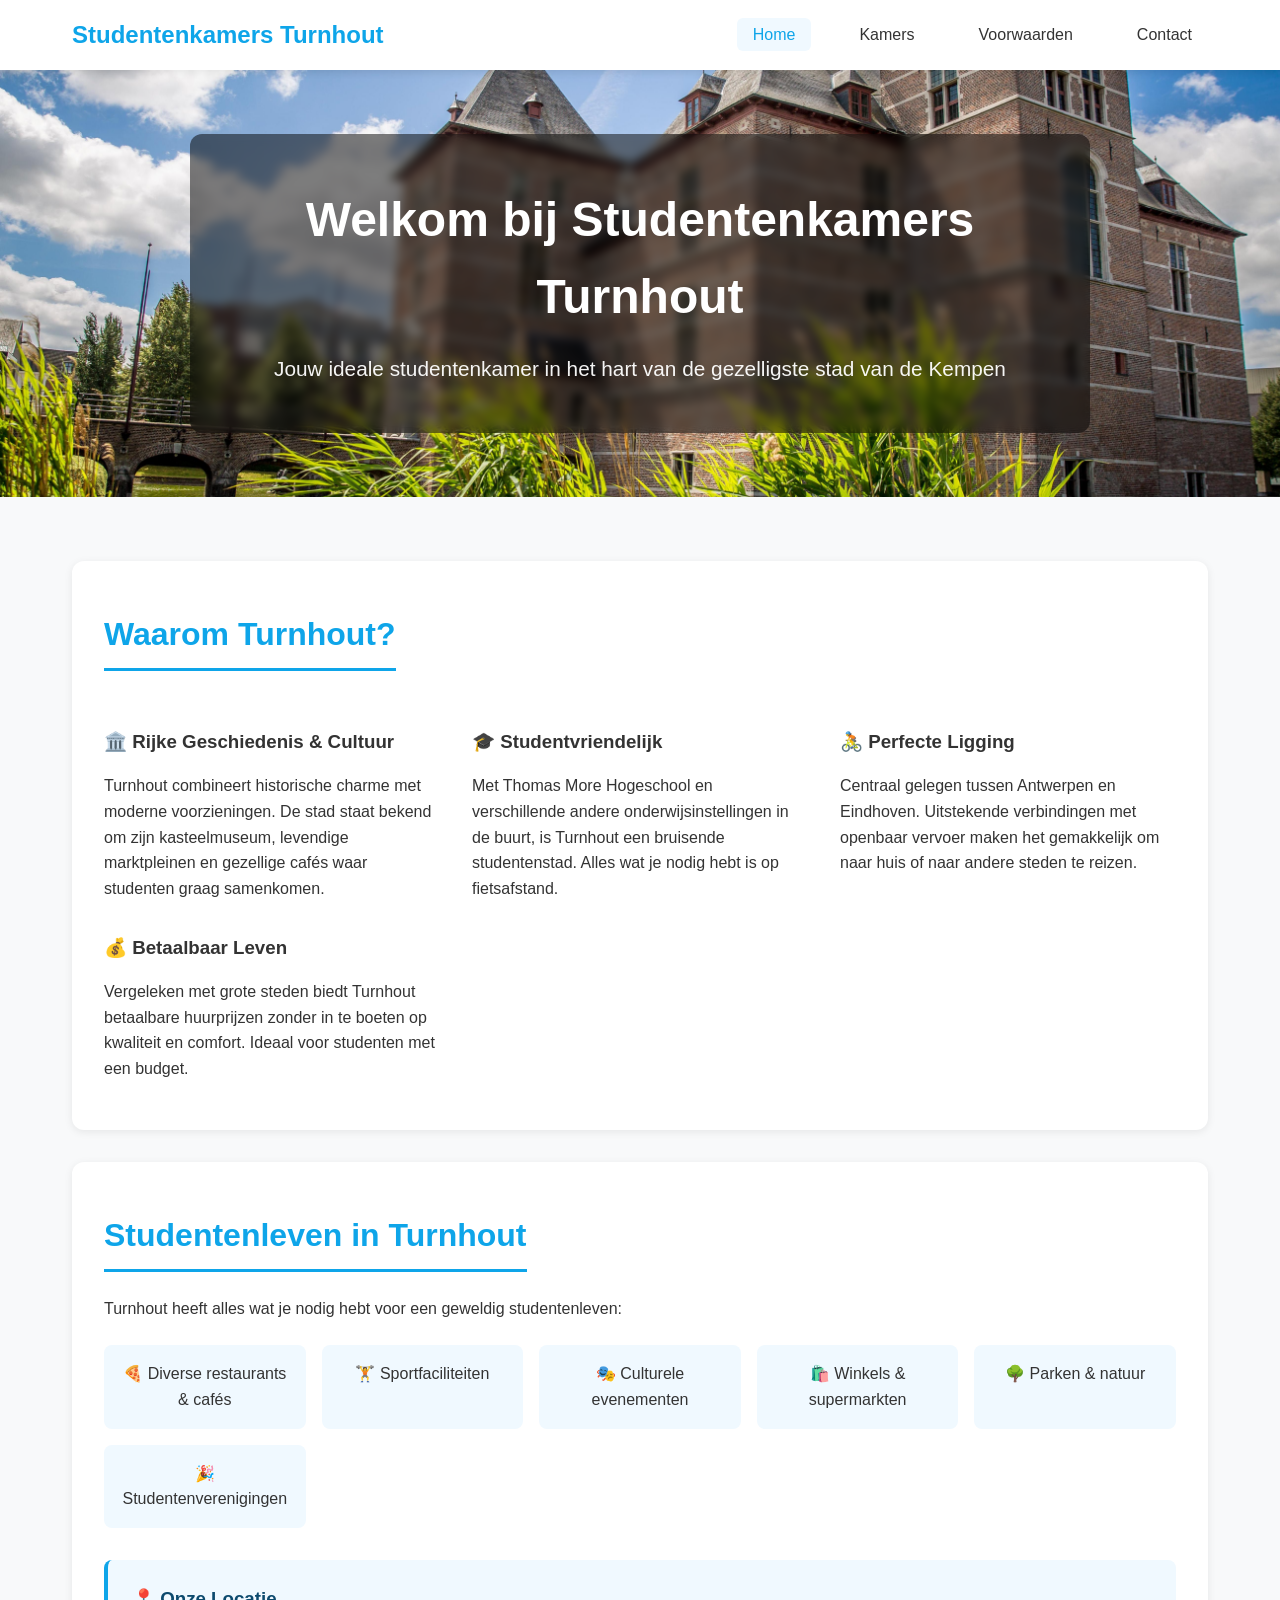
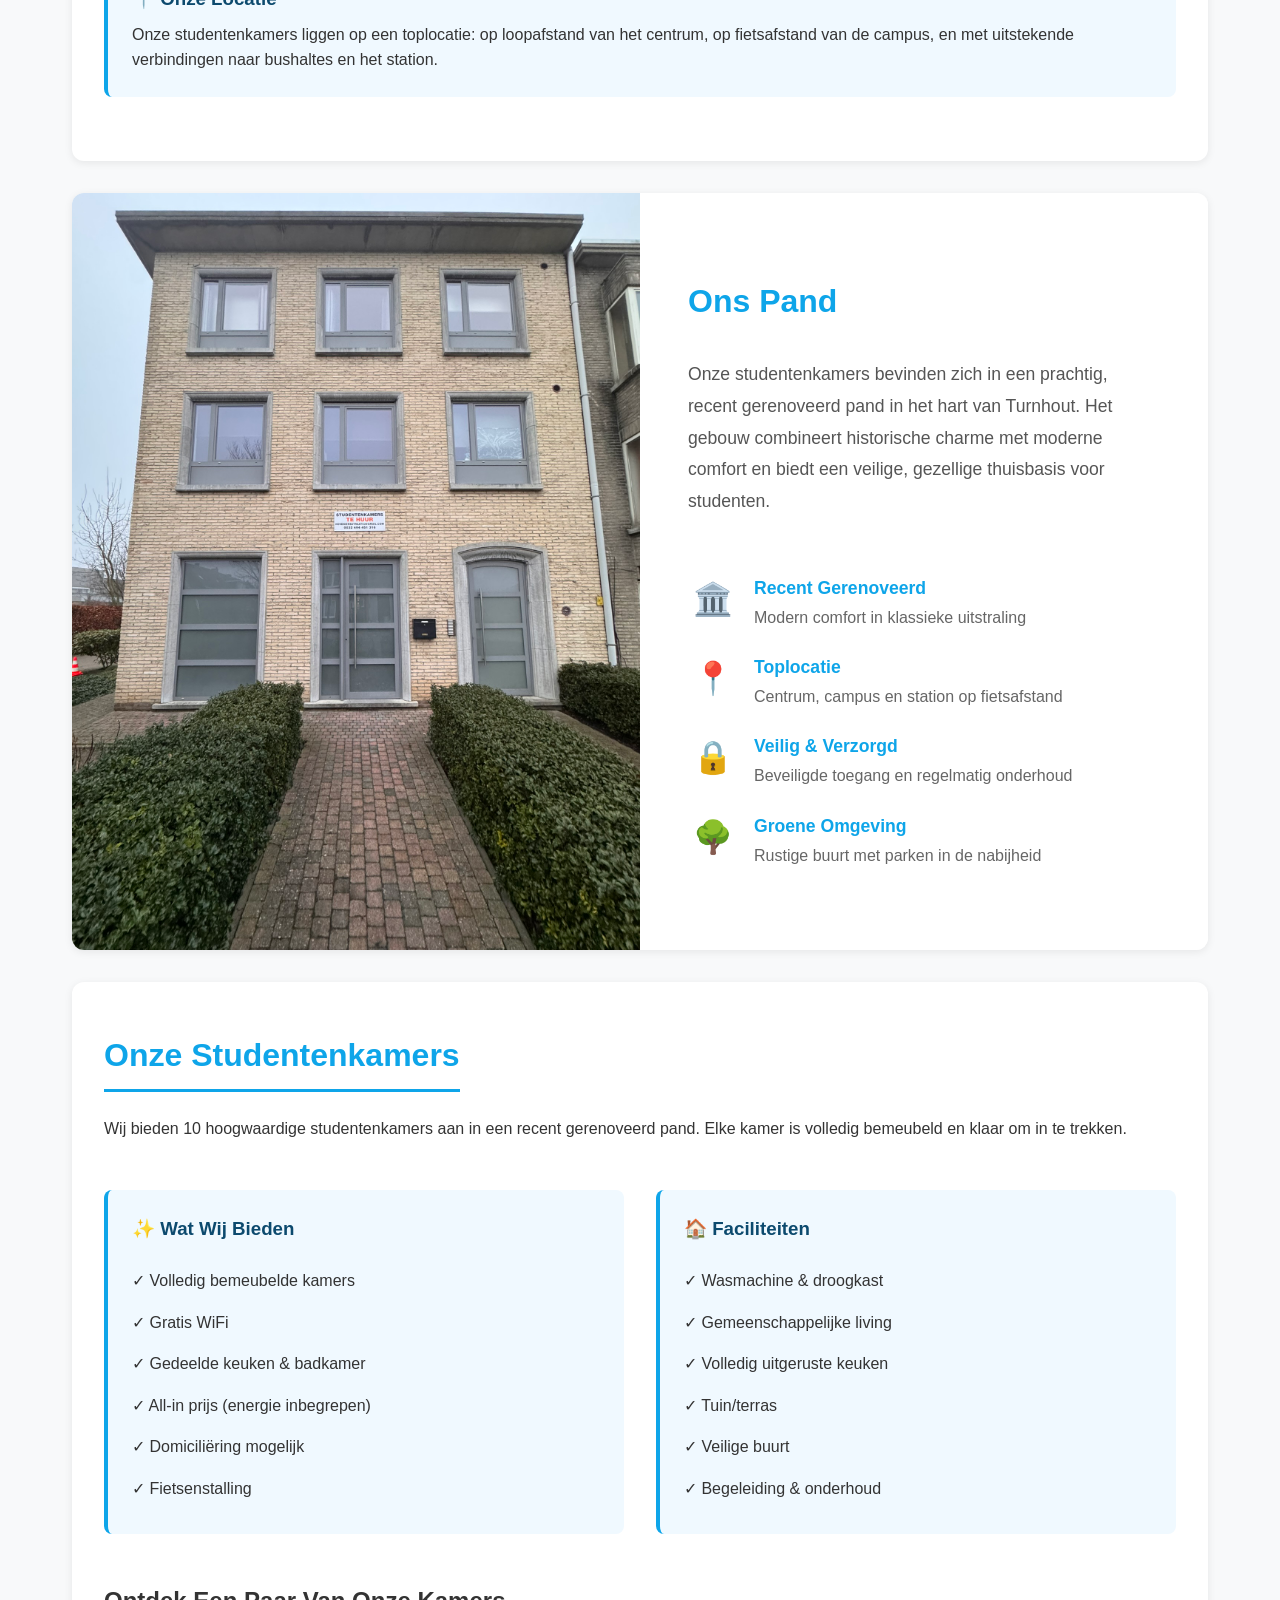
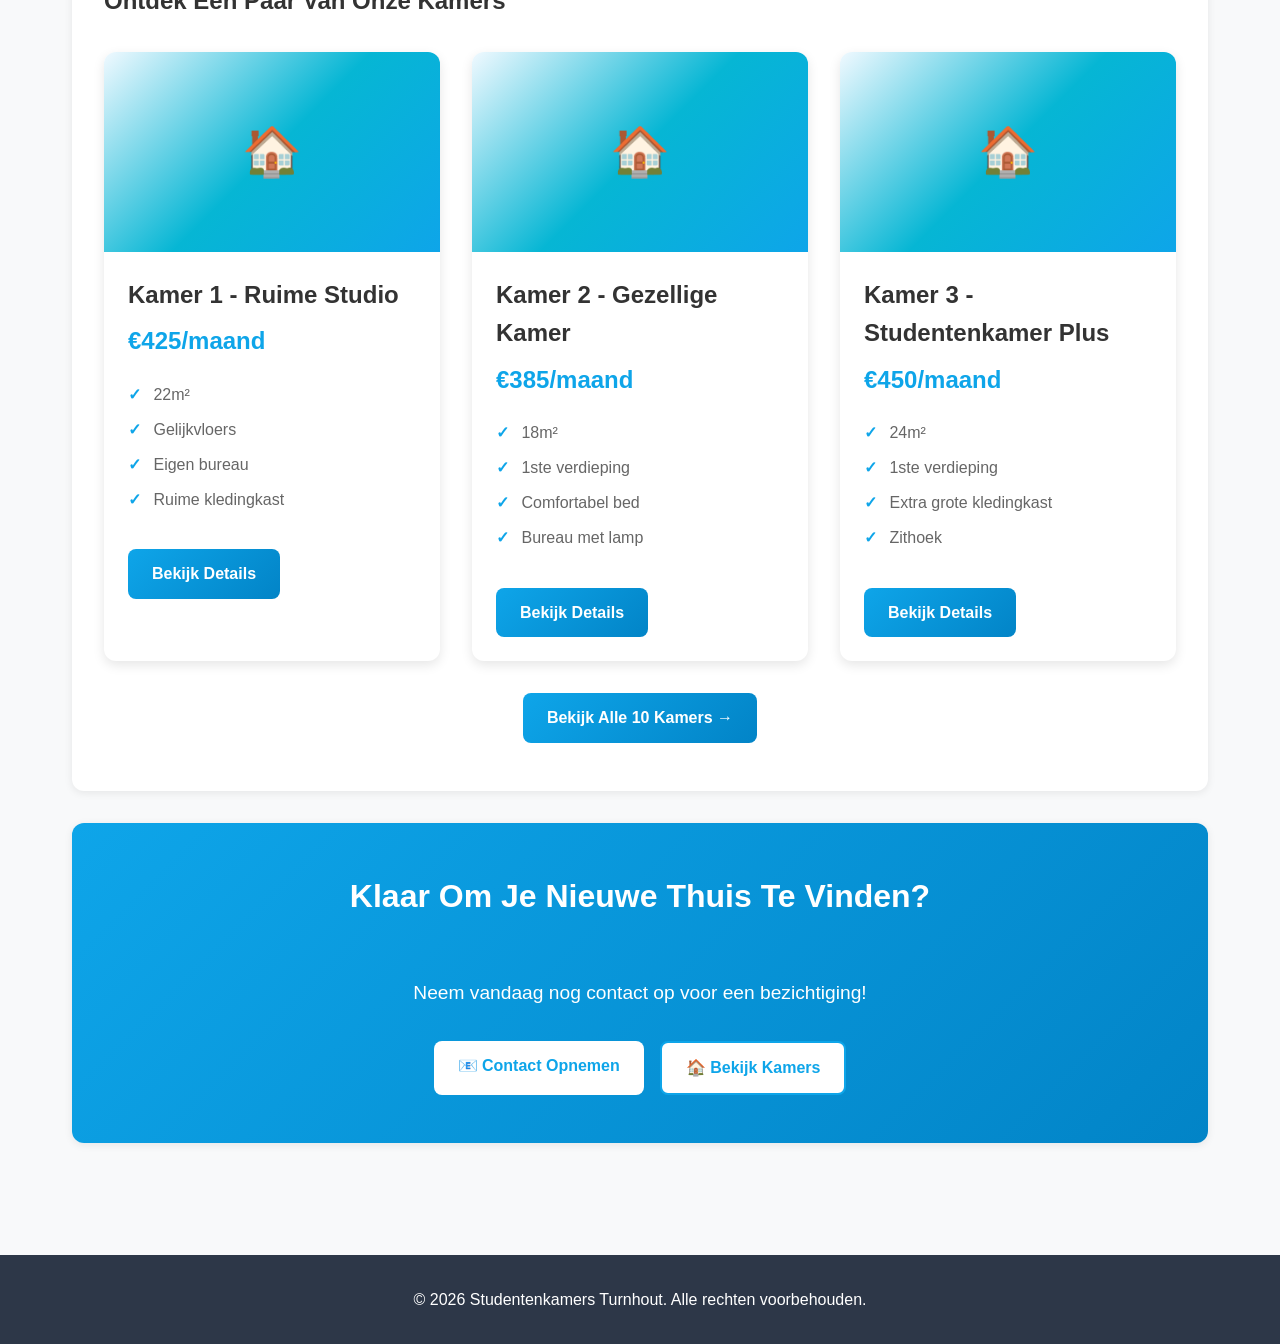
<file: old-index.html>
<!DOCTYPE html>
<html lang="nl">
<head>
    <meta charset="UTF-8">
    <meta name="viewport" content="width=device-width, initial-scale=1.0">
    <title>Studentenkamers Turnhout - Home</title>
    <link rel="stylesheet" href="styles.css">
</head>
<body>
    <nav>
        <div class="nav-container">
            <a href="index.html" class="logo">Studentenkamers Turnhout</a>
            <button class="mobile-menu-btn" onclick="toggleMenu()">☰</button>
            <ul class="nav-links" id="navLinks">
                <li><a href="index.html" class="active">Home</a></li>
                <li><a href="kamers.html">Kamers</a></li>
                <li><a href="voorwaarden.html">Voorwaarden</a></li>
                <li><a href="contact.html">Contact</a></li>
            </ul>
        </div>
    </nav>

    <div class="hero hero-with-image">
        <div class="hero-overlay">
            <h1>Welkom bij Studentenkamers Turnhout</h1>
            <p>Jouw ideale studentenkamer in het hart van de gezelligste stad van de Kempen</p>
        </div>
    </div>

    <div class="container">
        <!-- About Turnhout Section -->
        <section>
            <h2>Waarom Turnhout?</h2>
            <div class="grid-2">
                <div>
                    <h3 style="color: #333; margin-bottom: 1rem;">🏛️ Rijke Geschiedenis & Cultuur</h3>
                    <p>Turnhout combineert historische charme met moderne voorzieningen. De stad staat bekend om zijn kasteelmuseum, levendige marktpleinen en gezellige cafés waar studenten graag samenkomen.</p>
                </div>
                <div>
                    <h3 style="color: #333; margin-bottom: 1rem;">🎓 Studentvriendelijk</h3>
                    <p>Met Thomas More Hogeschool en verschillende andere onderwijsinstellingen in de buurt, is Turnhout een bruisende studentenstad. Alles wat je nodig hebt is op fietsafstand.</p>
                </div>
                <div>
                    <h3 style="color: #333; margin-bottom: 1rem;">🚴 Perfecte Ligging</h3>
                    <p>Centraal gelegen tussen Antwerpen en Eindhoven. Uitstekende verbindingen met openbaar vervoer maken het gemakkelijk om naar huis of naar andere steden te reizen.</p>
                </div>
                <div>
                    <h3 style="color: #333; margin-bottom: 1rem;">💰 Betaalbaar Leven</h3>
                    <p>Vergeleken met grote steden biedt Turnhout betaalbare huurprijzen zonder in te boeten op kwaliteit en comfort. Ideaal voor studenten met een budget.</p>
                </div>
            </div>
        </section>

        <!-- Student Life Section -->
        <section>
            <h2>Studentenleven in Turnhout</h2>
            <p style="margin-bottom: 1.5rem;">Turnhout heeft alles wat je nodig hebt voor een geweldig studentenleven:</p>
            
            <div class="features-grid">
                <div class="feature-item">🍕 Diverse restaurants & cafés</div>
                <div class="feature-item">🏋️ Sportfaciliteiten</div>
                <div class="feature-item">🎭 Culturele evenementen</div>
                <div class="feature-item">🛍️ Winkels & supermarkten</div>
                <div class="feature-item">🌳 Parken & natuur</div>
                <div class="feature-item">🎉 Studentenverenigingen</div>
            </div>

            <div class="info-box" style="margin-top: 2rem;">
                <h3>📍 Onze Locatie</h3>
                <p>Onze studentenkamers liggen op een toplocatie: op loopafstand van het centrum, op fietsafstand van de campus, en met uitstekende verbindingen naar bushaltes en het station.</p>
            </div>
        </section>

        <!-- Building Showcase Section -->
        <section style="background: white; padding: 0; overflow: hidden;">
            <div class="building-showcase">
                <div class="building-image">
                    <img src="./images/outside-buidling-1.jpg" alt="Ons gebouw" id="buildingPhoto">
                    <div class="building-image-placeholder" id="buildingPlaceholder">
                        <div class="placeholder-icon">🏢</div>
                        <p>Jouw gebouw foto hier</p>
                        <small>Voeg 'building-photo.jpg' toe aan de images map</small>
                    </div>
                </div>
                <div class="building-info">
                    <h2 style="color: var(--primary-color); border: none; margin-bottom: 1.5rem;">Ons Pand</h2>
                    <p style="font-size: 1.1rem; line-height: 1.8; color: #555; margin-bottom: 1.5rem;">
                        Onze studentenkamers bevinden zich in een prachtig, recent gerenoveerd pand in het hart van Turnhout. 
                        Het gebouw combineert historische charme met moderne comfort en biedt een veilige, gezellige thuisbasis voor studenten.
                    </p>
                    <div class="building-features">
                        <div class="building-feature">
                            <span class="feature-icon">🏛️</span>
                            <div>
                                <strong>Recent Gerenoveerd</strong>
                                <p>Modern comfort in klassieke uitstraling</p>
                            </div>
                        </div>
                        <div class="building-feature">
                            <span class="feature-icon">📍</span>
                            <div>
                                <strong>Toplocatie</strong>
                                <p>Centrum, campus en station op fietsafstand</p>
                            </div>
                        </div>
                        <div class="building-feature">
                            <span class="feature-icon">🔒</span>
                            <div>
                                <strong>Veilig & Verzorgd</strong>
                                <p>Beveiligde toegang en regelmatig onderhoud</p>
                            </div>
                        </div>
                        <div class="building-feature">
                            <span class="feature-icon">🌳</span>
                            <div>
                                <strong>Groene Omgeving</strong>
                                <p>Rustige buurt met parken in de nabijheid</p>
                            </div>
                        </div>
                    </div>
                </div>
            </div>
        </section>

        <!-- Our Rooms Section -->
        <section>
            <h2>Onze Studentenkamers</h2>
            <p style="margin-bottom: 1.5rem;">Wij bieden 10 hoogwaardige studentenkamers aan in een recent gerenoveerd pand. Elke kamer is volledig bemeubeld en klaar om in te trekken.</p>
            
            <div class="grid-2" style="margin: 2rem 0;">
                <div class="info-box">
                    <h3>✨ Wat Wij Bieden</h3>
                    <ul style="list-style: none; margin-top: 1rem;">
                        <li style="padding: 0.5rem 0;">✓ Volledig bemeubelde kamers</li>
                        <li style="padding: 0.5rem 0;">✓ Gratis WiFi</li>
                        <li style="padding: 0.5rem 0;">✓ Gedeelde keuken & badkamer</li>
                        <li style="padding: 0.5rem 0;">✓ All-in prijs (energie inbegrepen)</li>
                        <li style="padding: 0.5rem 0;">✓ Domiciliëring mogelijk</li>
                        <li style="padding: 0.5rem 0;">✓ Fietsenstalling</li>
                    </ul>
                </div>
                <div class="info-box">
                    <h3>🏠 Faciliteiten</h3>
                    <ul style="list-style: none; margin-top: 1rem;">
                        <li style="padding: 0.5rem 0;">✓ Wasmachine & droogkast</li>
                        <li style="padding: 0.5rem 0;">✓ Gemeenschappelijke living</li>
                        <li style="padding: 0.5rem 0;">✓ Volledig uitgeruste keuken</li>
                        <li style="padding: 0.5rem 0;">✓ Tuin/terras</li>
                        <li style="padding: 0.5rem 0;">✓ Veilige buurt</li>
                        <li style="padding: 0.5rem 0;">✓ Begeleiding & onderhoud</li>
                    </ul>
                </div>
            </div>

            <h3 style="color: #333; margin: 2rem 0 1.5rem 0; font-size: 1.5rem;">Ontdek Een Paar Van Onze Kamers</h3>
            <div class="grid-3" id="roomPreview"></div>
            
            <div style="text-align: center; margin-top: 2rem;">
                <a href="kamers.html" class="btn">Bekijk Alle 10 Kamers →</a>
            </div>
        </section>

        <!-- CTA Section -->
        <section style="background: linear-gradient(135deg, var(--primary-color) 0%, var(--primary-dark) 100%); color: white; text-align: center;">
            <h2 style="color: white; border: none;">Klaar Om Je Nieuwe Thuis Te Vinden?</h2>
            <p style="font-size: 1.2rem; margin: 1.5rem 0;">Neem vandaag nog contact op voor een bezichtiging!</p>
            <div style="display: flex; gap: 1rem; justify-content: center; flex-wrap: wrap; margin-top: 2rem;">
                <a href="contact.html" class="btn" style="background: white; color: var(--primary-color);">📧 Contact Opnemen</a>
                <a href="kamers.html" class="btn-secondary" style="background: transparent; border: 2px solid white; color: white;">🏠 Bekijk Kamers</a>
            </div>
        </section>
    </div>

    <footer>
        <p>&copy; 2026 Studentenkamers Turnhout. Alle rechten voorbehouden.</p>
    </footer>

    <script>
        // Sample rooms data (same as in other pages)
        const rooms = [
            {
                id: 1,
                name: "Kamer 1 - Ruime Studio",
                price: "€425",
                size: "22m²",
                floor: "Gelijkvloers",
                features: ["Eigen bureau", "Ruime kledingkast", "Wastafel op kamer"]
            },
            {
                id: 2,
                name: "Kamer 2 - Gezellige Kamer",
                price: "€385",
                size: "18m²",
                floor: "1ste verdieping",
                features: ["Comfortabel bed", "Bureau met lamp", "Rustige ligging"]
            },
            {
                id: 3,
                name: "Kamer 3 - Studentenkamer Plus",
                price: "€450",
                size: "24m²",
                floor: "1ste verdieping",
                features: ["Extra grote kledingkast", "Zithoek", "Balkon"]
            }
        ];

        // Display preview of first 3 rooms
        const previewContainer = document.getElementById('roomPreview');
        rooms.forEach(room => {
            const card = document.createElement('div');
            card.className = 'card';
            card.style.cursor = 'pointer';
            card.onclick = () => window.location.href = `kamer-${room.id}.html`;
            
            card.innerHTML = `
                <div class="card-image">🏠</div>
                <div class="card-content">
                    <h3>${room.name}</h3>
                    <div class="room-price">${room.price}/maand</div>
                    <ul class="room-features">
                        <li>${room.size}</li>
                        <li>${room.floor}</li>
                        ${room.features.slice(0, 2).map(f => `<li>${f}</li>`).join('')}
                    </ul>
                    <a href="kamer-${room.id}.html" class="btn" style="margin-top: 1rem;">Bekijk Details</a>
                </div>
            `;
            
            previewContainer.appendChild(card);
        });

        // Mobile menu toggle
        function toggleMenu() {
            const navLinks = document.getElementById('navLinks');
            navLinks.classList.toggle('active');
        }

        // Building photo handler - show placeholder if image doesn't exist
        const buildingPhoto = document.getElementById('buildingPhoto');
        const buildingPlaceholder = document.getElementById('buildingPlaceholder');
        
        if (buildingPhoto) {
            buildingPhoto.onerror = function() {
                buildingPhoto.style.display = 'none';
                buildingPlaceholder.style.display = 'flex';
            };
            buildingPhoto.onload = function() {
                buildingPhoto.style.display = 'block';
                buildingPlaceholder.style.display = 'none';
            };
        }
    </script>
</body>
</html>
</file>
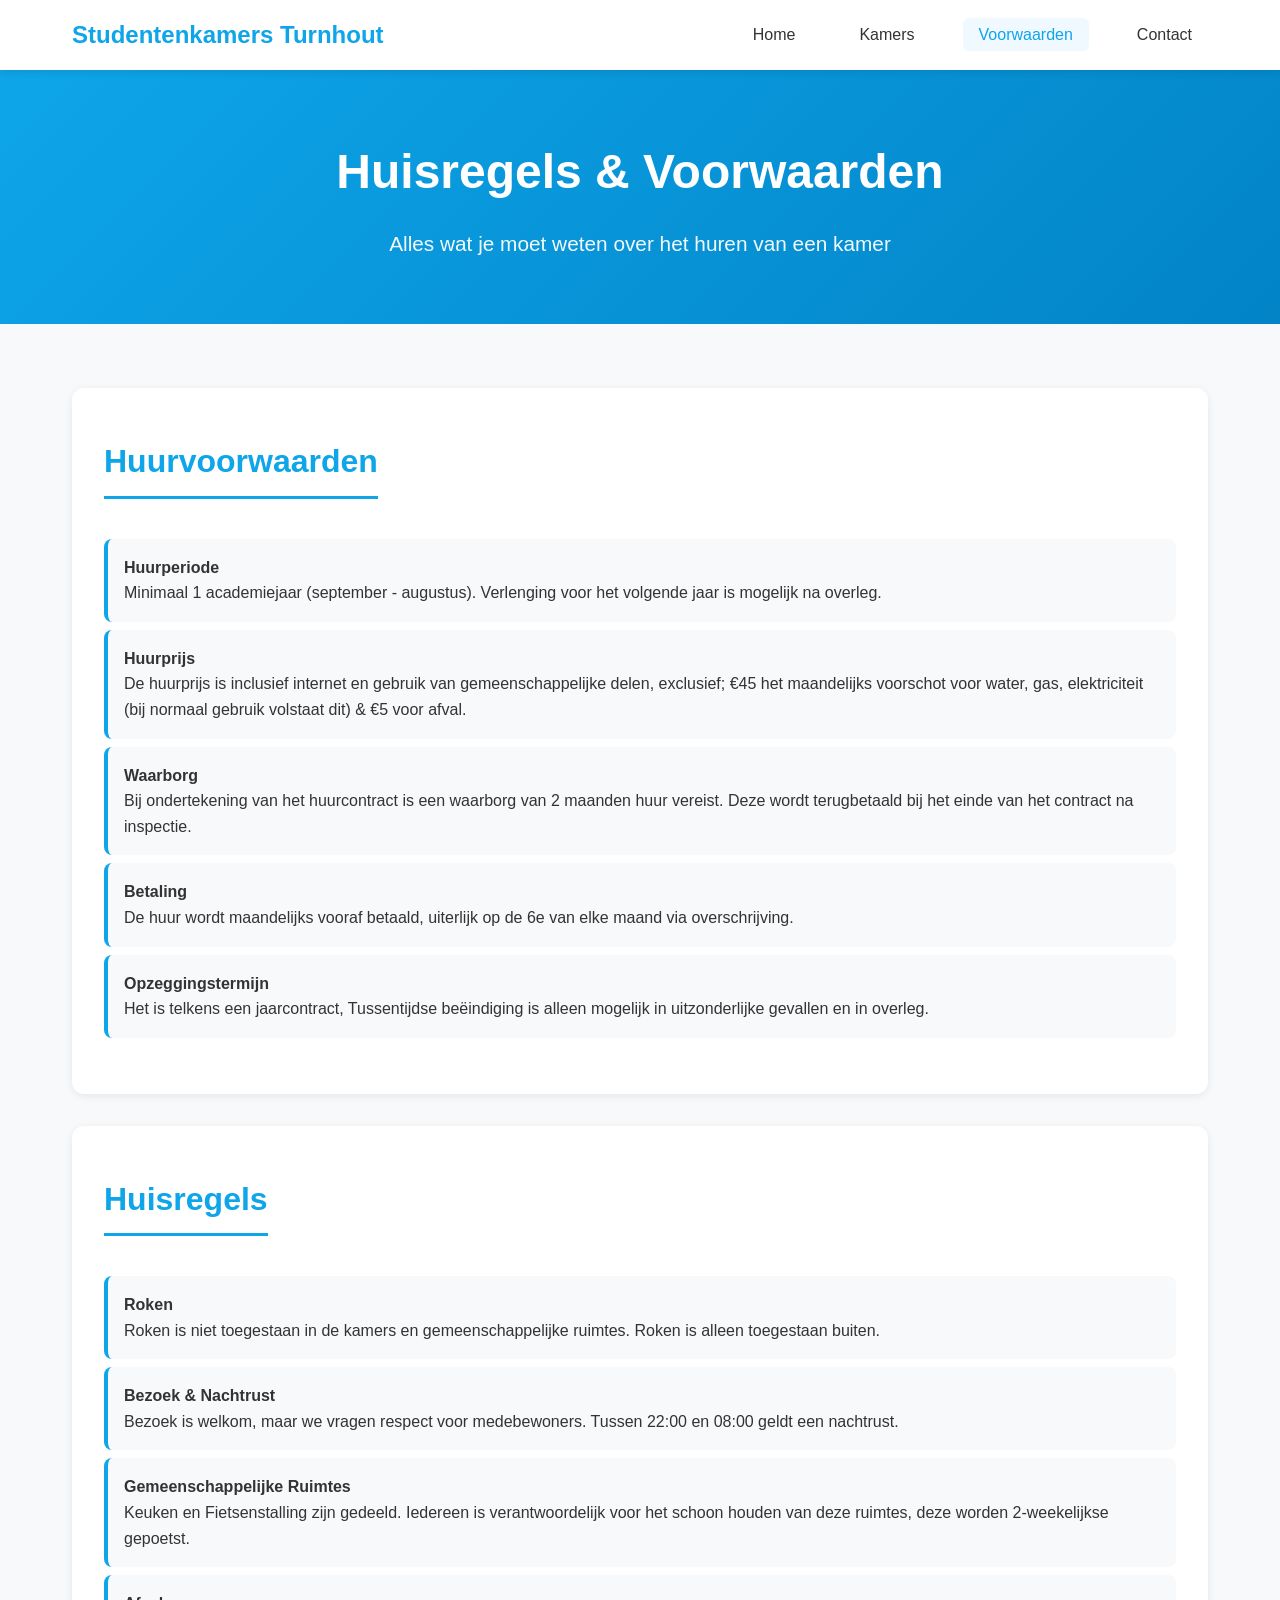
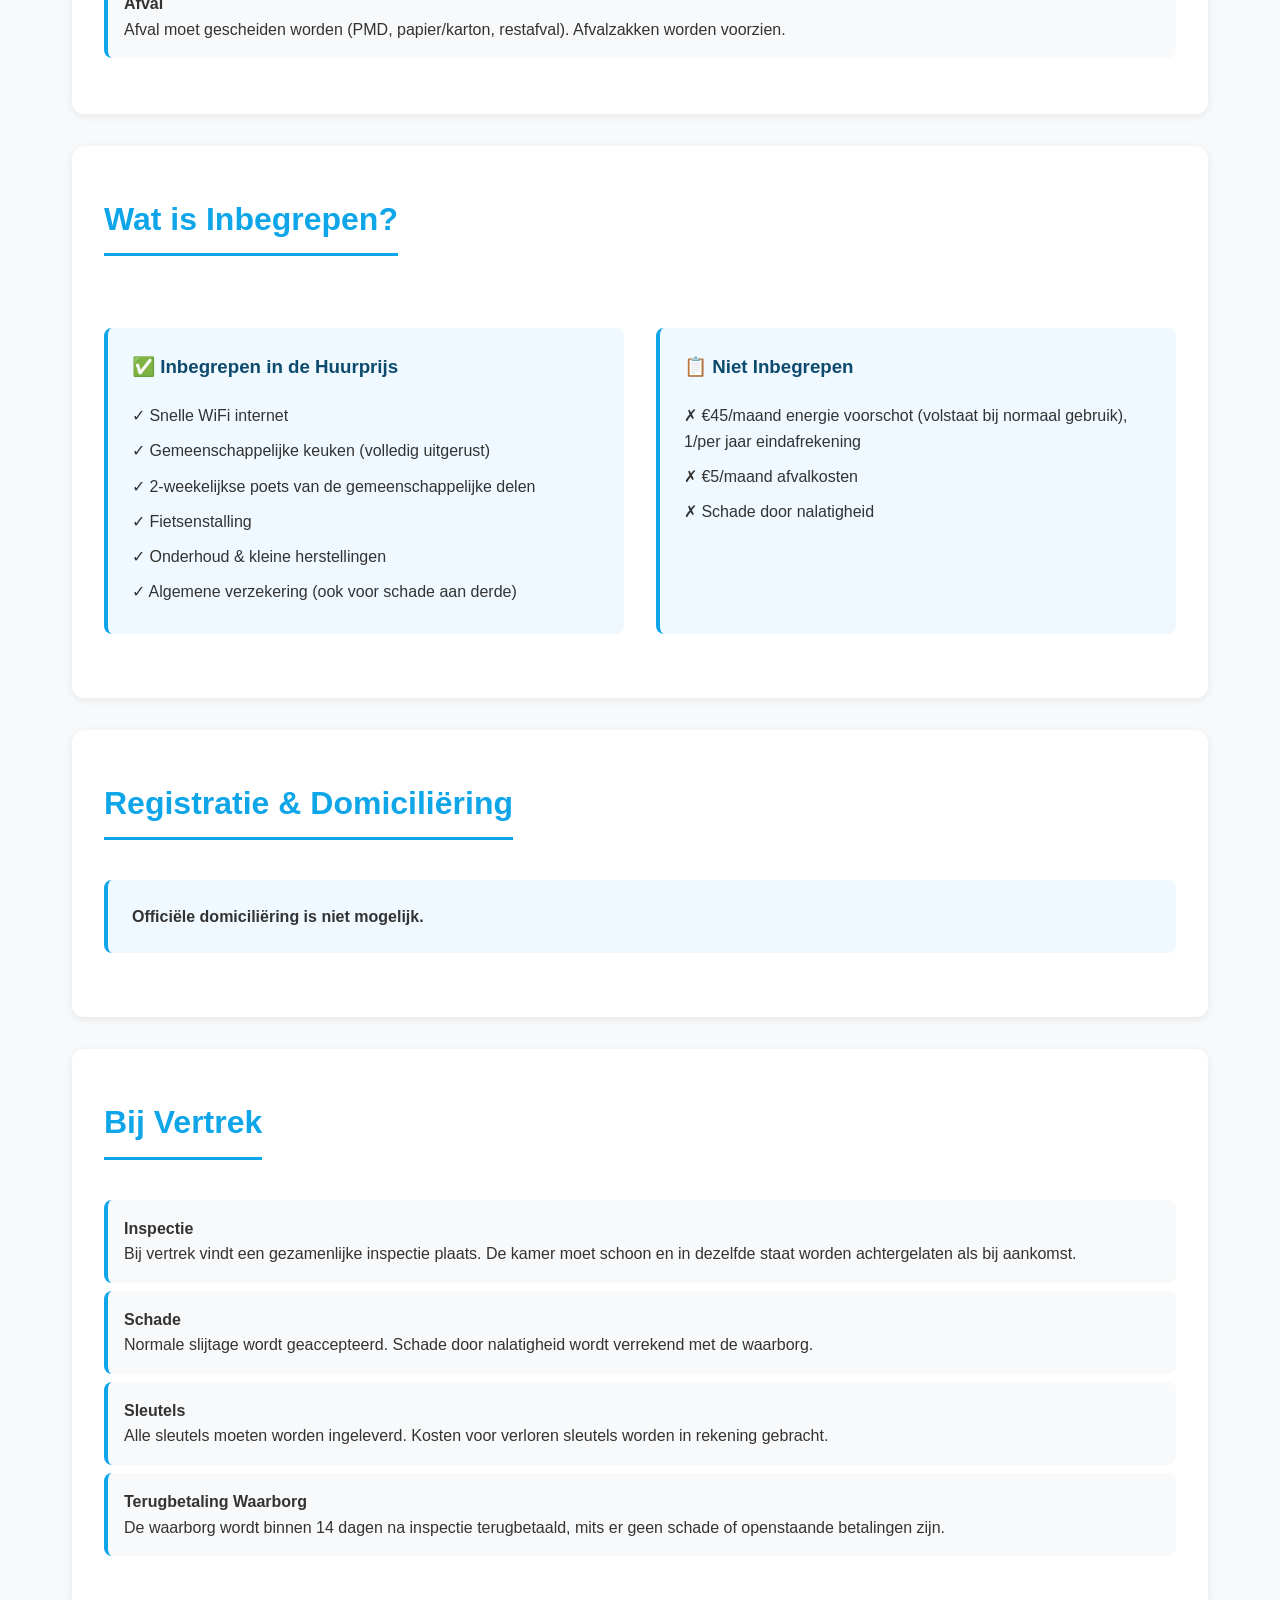
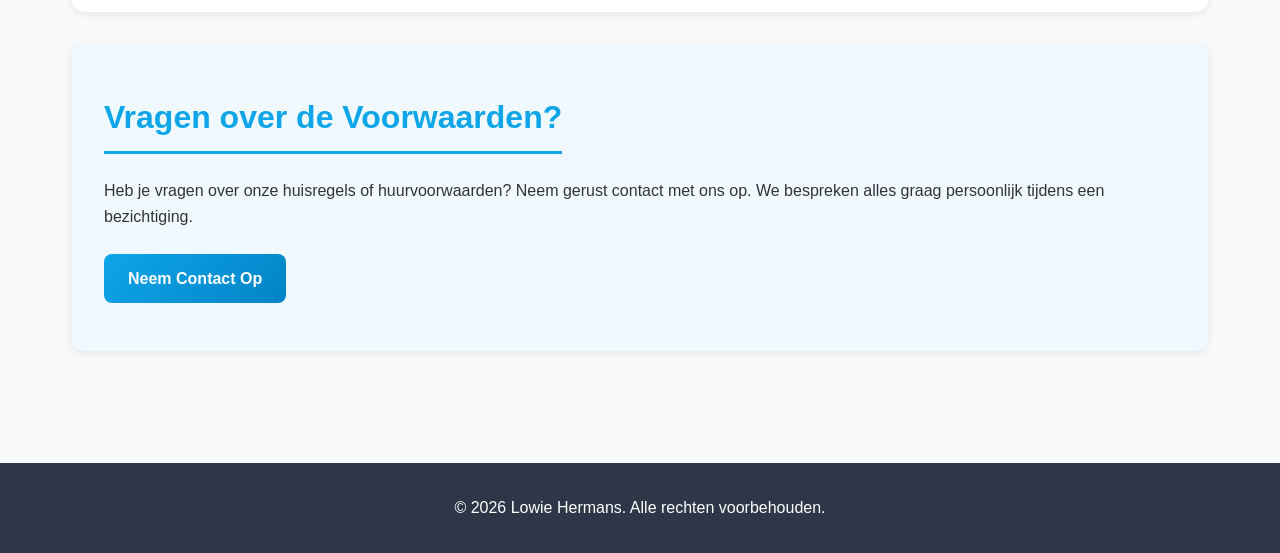
<file: voorwaarden.html>
<!DOCTYPE html>
<html lang="nl">
<head>
    <meta charset="UTF-8">
    <meta name="viewport" content="width=device-width, initial-scale=1.0">
    <title>Voorwaarden - Studentenkamers Turnhout</title>
    <link rel="stylesheet" href="styles.css">
</head>
<body>
    <nav>
        <div class="nav-container">
            <a href="index.html" class="logo">Studentenkamers Turnhout</a>
            <button class="mobile-menu-btn" onclick="toggleMenu()">☰</button>
            <ul class="nav-links" id="navLinks">
                <li><a href="index.html">Home</a></li>
                <li><a href="kamers.html">Kamers</a></li>
                <li><a href="voorwaarden.html" class="active">Voorwaarden</a></li>
                <li><a href="contact.html">Contact</a></li>
            </ul>
        </div>
    </nav>

    <div class="hero">
        <h1>Huisregels & Voorwaarden</h1>
        <p>Alles wat je moet weten over het huren van een kamer</p>
    </div>

    <div class="container">
        <section>
            <h2>Huurvoorwaarden</h2>
            <ul class="rules-list">
                <li>
                    <strong>Huurperiode</strong><br>
                    Minimaal 1 academiejaar (september - augustus). Verlenging voor het volgende jaar is mogelijk na overleg.
                </li>
                <li>
                    <strong>Huurprijs</strong><br>
                    De huurprijs is inclusief internet en gebruik van gemeenschappelijke delen, exclusief; €45 het maandelijks voorschot voor water, gas, elektriciteit (bij normaal gebruik volstaat dit) & €5 voor afval.
                </li>
                <li>
                    <strong>Waarborg</strong><br>
                    Bij ondertekening van het huurcontract is een waarborg van 2 maanden huur vereist. Deze wordt terugbetaald bij het einde van het contract na inspectie.
                </li>
                <li>
                    <strong>Betaling</strong><br>
                    De huur wordt maandelijks vooraf betaald, uiterlijk op de 6e van elke maand via overschrijving.
                </li>
                <li>
                    <strong>Opzeggingstermijn</strong><br>
                    Het is telkens een jaarcontract, Tussentijdse beëindiging is alleen mogelijk in uitzonderlijke gevallen en in overleg.
                </li>
            </ul>
        </section>

        <section>
            <h2>Huisregels</h2>
            <ul class="rules-list">
                <li>
                    <strong>Roken</strong><br>
                    Roken is niet toegestaan in de kamers en gemeenschappelijke ruimtes. Roken is alleen toegestaan buiten.
                </li>
                <li>
                    <strong>Bezoek & Nachtrust</strong><br>
                    Bezoek is welkom, maar we vragen respect voor medebewoners. Tussen 22:00 en 08:00 geldt een nachtrust.
                </li>
                <li>
                    <strong>Gemeenschappelijke Ruimtes</strong><br>
                    Keuken en Fietsenstalling zijn gedeeld. Iedereen is verantwoordelijk voor het schoon houden van deze ruimtes, deze worden 2-weekelijkse gepoetst.
                </li>
                <li>
                    <strong>Afval</strong><br>
                    Afval moet gescheiden worden (PMD, papier/karton, restafval). Afvalzakken worden voorzien.
                </li>
            </ul>
        </section>

        <section>
            <h2>Wat is Inbegrepen?</h2>
            <div class="grid-2">
                <div class="info-box">
                    <h3>✅ Inbegrepen in de Huurprijs</h3>
                    <ul style="list-style: none; margin-top: 1rem;">
                        <li style="padding: 0.3rem 0;">✓ Snelle WiFi internet</li>
                        <li style="padding: 0.3rem 0;">✓ Gemeenschappelijke keuken (volledig uitgerust)</li>
                        <li style="padding: 0.3rem 0;">✓ 2-weekelijkse poets van de gemeenschappelijke delen</li>
                        <li style="padding: 0.3rem 0;">✓ Fietsenstalling</li>
                        <li style="padding: 0.3rem 0;">✓ Onderhoud & kleine herstellingen</li>
                        <li style="padding: 0.3rem 0;">✓ Algemene verzekering (ook voor schade aan derde)</li>
                    </ul>
                </div>
                <div class="info-box">
                    <h3>📋 Niet Inbegrepen</h3>
                    <ul style="list-style: none; margin-top: 1rem;">
                        <li style="padding: 0.3rem 0;">✗ €45/maand energie voorschot (volstaat bij normaal gebruik), 1/per jaar eindafrekening</li>
                        <li style="padding: 0.3rem 0;">✗ €5/maand afvalkosten </li>
                        <li style="padding: 0.3rem 0;">✗ Schade door nalatigheid</li>
                    </ul>
                </div>
            </div>
        </section>

        <section>
            <h2>Registratie & Domiciliëring</h2>
            <div class="info-box">
                <p>
                    <strong>Officiële domiciliëring is niet mogelijk.</strong> 
                </p>
            </div>
        </section>

        <section>
            <h2>Bij Vertrek</h2>
            <ul class="rules-list">
                <li>
                    <strong>Inspectie</strong><br>
                    Bij vertrek vindt een gezamenlijke inspectie plaats. De kamer moet schoon en in dezelfde staat worden achtergelaten als bij aankomst.
                </li>
                <li>
                    <strong>Schade</strong><br>
                    Normale slijtage wordt geaccepteerd. Schade door nalatigheid wordt verrekend met de waarborg.
                </li>
                <li>
                    <strong>Sleutels</strong><br>
                    Alle sleutels moeten worden ingeleverd. Kosten voor verloren sleutels worden in rekening gebracht.
                </li>
                <li>
                    <strong>Terugbetaling Waarborg</strong><br>
                    De waarborg wordt binnen 14 dagen na inspectie terugbetaald, mits er geen schade of openstaande betalingen zijn.
                </li>
            </ul>
        </section>

        <section style="background: var(--accent-color);">
            <h2>Vragen over de Voorwaarden?</h2>
            <p style="margin-bottom: 1.5rem;">Heb je vragen over onze huisregels of huurvoorwaarden? Neem gerust contact met ons op. We bespreken alles graag persoonlijk tijdens een bezichtiging.</p>
            <div>
                <a href="contact.html" class="btn">Neem Contact Op</a>
            </div>
        </section>
    </div>

    <footer>
        <p>&copy; 2026 Lowie Hermans. Alle rechten voorbehouden.</p>
    </footer>

    <script>
        function toggleMenu() {
            const navLinks = document.getElementById('navLinks');
            navLinks.classList.toggle('active');
        }
    </script>
</body>
</html>
</file>
<file: styles.css>
/* ===================================
   STUDENTENKOTEN TURNHOUT - STYLES
   =================================== */

/* KLEURENSCHEMA OPTIES - Kies er één: */

/* OPTIE 1: Modern Blauw/Turquoise */
:root {
    --primary-color: #0ea5e9;
    --primary-dark: #0284c7;
    --secondary-color: #06b6d4;
    --accent-color: #f0f9ff;
    --text-dark: #0c4a6e;
}

/* OPTIE 2: Fris Groen/Natuur (uncomment om te gebruiken) */
/* :root {
    --primary-color: #10b981;
    --primary-dark: #059669;
    --secondary-color: #34d399;
    --accent-color: #ecfdf5;
    --text-dark: #064e3b;
} */


/* OPTIE 3: Warm Oranje/Rood (uncomment om te gebruiken) */
/* :root {
    --primary-color: #f59e0b;
    --primary-dark: #d97706;
    --secondary-color: #fb923c;
    --accent-color: #fffbeb;
    --text-dark: #78350f;
} */

/* Base Styles */
* {
    margin: 0;
    padding: 0;
    box-sizing: border-box;
}

body {
    font-family: -apple-system, BlinkMacSystemFont, 'Segoe UI', Roboto, 'Helvetica Neue', Arial, sans-serif;
    line-height: 1.6;
    color: #333;
    background-color: #f8f9fa;
}

/* Navigation */
nav {
    background: white;
    box-shadow: 0 2px 8px rgba(0,0,0,0.1);
    position: sticky;
    top: 0;
    z-index: 1000;
}

.nav-container {
    max-width: 1200px;
    margin: 0 auto;
    display: flex;
    justify-content: space-between;
    align-items: center;
    padding: 1rem 2rem;
}

.logo {
    font-size: 1.5rem;
    font-weight: 700;
    color: var(--primary-color);
    text-decoration: none;
}

.nav-links {
    list-style: none;
    display: flex;
    gap: 2rem;
    align-items: center;
}

.nav-links a {
    text-decoration: none;
    color: #333;
    font-weight: 500;
    transition: color 0.3s;
    padding: 0.5rem 1rem;
    border-radius: 6px;
}

.nav-links a:hover,
.nav-links a.active {
    color: var(--primary-color);
    background: var(--accent-color);
}

.mobile-menu-btn {
    display: none;
    background: none;
    border: none;
    font-size: 1.5rem;
    cursor: pointer;
    color: #333;
}

/* Header/Hero Section */
.hero {
    background: linear-gradient(135deg, var(--primary-color) 0%, var(--primary-dark) 100%);
    color: white;
    padding: 4rem 2rem;
    text-align: center;
}

/* Hero with Background Image */
.hero-with-image {
    background-image: url('./images/turnhout-6.jpg');
    background-size: cover;
    background-position: center;
    background-repeat: no-repeat;
    min-height: 400px;
    display: flex;
    align-items: center;
    justify-content: center;
    position: relative;
}

.hero-overlay {
    background: rgba(0, 0, 0, 0.5); /* Dark overlay so text is readable */
    padding: 3rem 2rem;
    border-radius: 12px;
    max-width: 900px;
    backdrop-filter: blur(5px);
}

.hero h1 {
    font-size: 3rem;
    margin-bottom: 1rem;
    font-weight: 700;
}

.hero p {
    font-size: 1.3rem;
    opacity: 0.95;
    max-width: 800px;
    margin: 0 auto;
}

/* Container */
.container {
    max-width: 1200px;
    margin: 0 auto;
    padding: 2rem;
}

/* Section */
section {
    background: white;
    margin: 2rem 0;
    padding: 3rem 2rem;
    border-radius: 12px;
    box-shadow: 0 2px 8px rgba(0,0,0,0.08);
}

section h2 {
    color: var(--primary-color);
    margin-bottom: 1.5rem;
    font-size: 2rem;
    border-bottom: 3px solid var(--primary-color);
    padding-bottom: 0.5rem;
    display: inline-block;
}

/* Buttons */
.btn {
    display: inline-block;
    background: linear-gradient(135deg, var(--primary-color) 0%, var(--primary-dark) 100%);
    color: white;
    padding: 0.75rem 1.5rem;
    border-radius: 8px;
    text-decoration: none;
    font-weight: 600;
    transition: transform 0.2s, box-shadow 0.2s;
    border: none;
    cursor: pointer;
}

.btn:hover {
    transform: translateY(-2px);
    box-shadow: 0 4px 12px rgba(0,0,0,0.2);
}

.btn-secondary {
    background: white !important;
    color: var(--primary-color) !important;
    border: 2px solid var(--primary-color) !important;
    display: inline-block;
    padding: 0.75rem 1.5rem;
    border-radius: 8px;
    text-decoration: none;
    font-weight: 600;
    transition: transform 0.2s, box-shadow 0.2s, background 0.3s;
    cursor: pointer;
}

.btn-secondary:hover {
    background: var(--accent-color) !important;
    transform: translateY(-2px);
    box-shadow: 0 4px 12px rgba(0,0,0,0.15);
}

/* Grid Layouts */
.grid-2 {
    display: grid;
    grid-template-columns: repeat(auto-fit, minmax(300px, 1fr));
    gap: 2rem;
    margin-top: 2rem;
}

.grid-3 {
    display: grid;
    grid-template-columns: repeat(auto-fill, minmax(280px, 1fr));
    gap: 2rem;
    margin-top: 2rem;
}

/* Cards */
.card {
    background: white;
    border-radius: 12px;
    overflow: hidden;
    box-shadow: 0 4px 12px rgba(0,0,0,0.1);
    transition: transform 0.3s, box-shadow 0.3s;
}

.card:hover {
    transform: translateY(-5px);
    box-shadow: 0 8px 20px rgba(0,0,0,0.15);
}

.card-image {
    width: 100%;
    height: 200px;
    background: linear-gradient(135deg, var(--accent-color) 0%, var(--secondary-color) 50%, var(--primary-color) 100%);
    display: flex;
    align-items: center;
    justify-content: center;
    font-size: 3rem;
}

.card-content {
    padding: 1.5rem;
}

.card-content h3 {
    color: #333;
    margin-bottom: 0.5rem;
    font-size: 1.5rem;
}

/* Room specific styles */
.room-price {
    color: var(--primary-color);
    font-size: 1.5rem;
    font-weight: 700;
    margin: 0.5rem 0;
}

.room-features {
    list-style: none;
    margin: 1rem 0;
}

.room-features li {
    padding: 0.3rem 0;
    color: #666;
}

.room-features li:before {
    content: "✓ ";
    color: var(--primary-color);
    font-weight: bold;
    margin-right: 0.5rem;
}

/* Info boxes */
.info-box {
    background: var(--accent-color);
    padding: 1.5rem;
    border-radius: 8px;
    border-left: 4px solid var(--primary-color);
    margin: 1rem 0;
}

.info-box h3 {
    color: var(--text-dark);
    margin-bottom: 0.5rem;
}

/* Building Showcase Section */
.building-showcase {
    display: grid;
    grid-template-columns: 1fr 1fr;
    gap: 0;
    min-height: 500px;
}

.building-image {
    position: relative;
    overflow: hidden;
    background: #f0f0f0;
}

.building-image img {
    width: 100%;
    height: 100%;
    object-fit: cover;
    display: block;
}

.building-image-placeholder {
    position: absolute;
    top: 0;
    left: 0;
    width: 100%;
    height: 100%;
    display: flex;
    flex-direction: column;
    align-items: center;
    justify-content: center;
    background: linear-gradient(135deg, var(--accent-color) 0%, #e8f4f8 100%);
    color: #999;
}

.placeholder-icon {
    font-size: 5rem;
    margin-bottom: 1rem;
    opacity: 0.5;
}

.building-image-placeholder p {
    font-size: 1.2rem;
    font-weight: 600;
    margin-bottom: 0.5rem;
}

.building-image-placeholder small {
    font-size: 0.9rem;
    opacity: 0.7;
}

.building-info {
    padding: 3rem;
    display: flex;
    flex-direction: column;
    justify-content: center;
    background: white;
}

.building-features {
    display: grid;
    grid-template-columns: 1fr;
    gap: 1.5rem;
    margin-top: 2rem;
}

.building-feature {
    display: flex;
    gap: 1rem;
    align-items: flex-start;
}

.feature-icon {
    font-size: 2rem;
    min-width: 50px;
    text-align: center;
}

.building-feature strong {
    display: block;
    color: var(--primary-color);
    font-size: 1.1rem;
    margin-bottom: 0.3rem;
}

.building-feature p {
    color: #666;
    margin: 0;
    line-height: 1.4;
}

/* Contact Section */
.contact-grid {
    display: grid;
    grid-template-columns: repeat(auto-fit, minmax(250px, 1fr));
    gap: 2rem;
    margin-top: 2rem;
}

.contact-card {
    background: linear-gradient(135deg, var(--primary-color) 0%, var(--primary-dark) 100%);
    color: white;
    padding: 2rem;
    border-radius: 12px;
    text-align: center;
}

.contact-card h3 {
    margin-bottom: 1rem;
    font-size: 1.5rem;
}

.contact-card a {
    color: white;
    text-decoration: none;
    font-size: 1.2rem;
    font-weight: 600;
}

.contact-card a:hover {
    text-decoration: underline;
}

/* Features grid */
.features-grid {
    display: grid;
    grid-template-columns: repeat(auto-fit, minmax(200px, 1fr));
    gap: 1rem;
    margin-top: 1rem;
}

.feature-item {
    padding: 1rem;
    background: var(--accent-color);
    border-radius: 8px;
    text-align: center;
    font-weight: 500;
}

/* Rules/List items */
.rules-list {
    list-style: none;
    margin-top: 1rem;
}

.rules-list li {
    padding: 1rem;
    margin: 0.5rem 0;
    background: #f8f9fa;
    border-radius: 8px;
    border-left: 4px solid var(--primary-color);
}

/* Footer */
footer {
    background: #2d3748;
    color: white;
    text-align: center;
    padding: 2rem;
    margin-top: 3rem;
}

/* Responsive */
@media (max-width: 768px) {
    .hero h1 {
        font-size: 2rem;
    }

    .hero p {
        font-size: 1.1rem;
    }

    .nav-links {
        display: none;
        position: absolute;
        top: 100%;
        left: 0;
        right: 0;
        background: white;
        flex-direction: column;
        padding: 1rem;
        box-shadow: 0 4px 8px rgba(0,0,0,0.1);
    }

    .nav-links.active {
        display: flex;
    }

    .mobile-menu-btn {
        display: block;
    }

    .building-showcase {
        grid-template-columns: 1fr;
    }

    .building-image {
        min-height: 300px;
    }

    .building-info {
        padding: 2rem 1.5rem;
    }

    .building-features {
        gap: 1rem;
    }

    .grid-2,
    .grid-3 {
        grid-template-columns: 1fr;
    }

    section {
        padding: 2rem 1rem;
    }

    .container {
        padding: 1rem;
    }
}

/* Modal styles */
.modal {
    display: none;
    position: fixed;
    z-index: 1000;
    left: 0;
    top: 0;
    width: 100%;
    height: 100%;
    background-color: rgba(0,0,0,0.8);
    overflow-y: auto;
}

.modal-content {
    background-color: white;
    margin: 2rem auto;
    padding: 0;
    max-width: 900px;
    border-radius: 12px;
    position: relative;
    animation: slideIn 0.3s;
}

@keyframes slideIn {
    from {
        transform: translateY(-50px);
        opacity: 0;
    }
    to {
        transform: translateY(0);
        opacity: 1;
    }
}

.close {
    color: white;
    position: absolute;
    right: 1rem;
    top: 1rem;
    font-size: 2rem;
    font-weight: bold;
    cursor: pointer;
    z-index: 1001;
    background: rgba(0,0,0,0.5);
    width: 40px;
    height: 40px;
    border-radius: 50%;
    display: flex;
    align-items: center;
    justify-content: center;
    transition: background 0.3s;
}

.close:hover {
    background: rgba(0,0,0,0.8);
}

.modal-image {
    width: 100%;
    height: 400px;
    background: linear-gradient(135deg, var(--accent-color) 0%, var(--secondary-color) 50%, var(--primary-color) 100%);
    display: flex;
    align-items: center;
    justify-content: center;
    font-size: 5rem;
    border-radius: 12px 12px 0 0;
}

.modal-body {
    padding: 2rem;
}

.modal-body h2 {
    color: var(--primary-color);
    border: none;
    margin-bottom: 1rem;
}

.detail-grid {
    display: grid;
    grid-template-columns: repeat(auto-fit, minmax(200px, 1fr));
    gap: 1rem;
    margin: 1.5rem 0;
}

.detail-item {
    background: #f8f9fa;
    padding: 1rem;
    border-radius: 8px;
    border-left: 4px solid var(--primary-color);
}

.detail-item strong {
    color: var(--primary-color);
    display: block;
    margin-bottom: 0.3rem;
}
</file>
